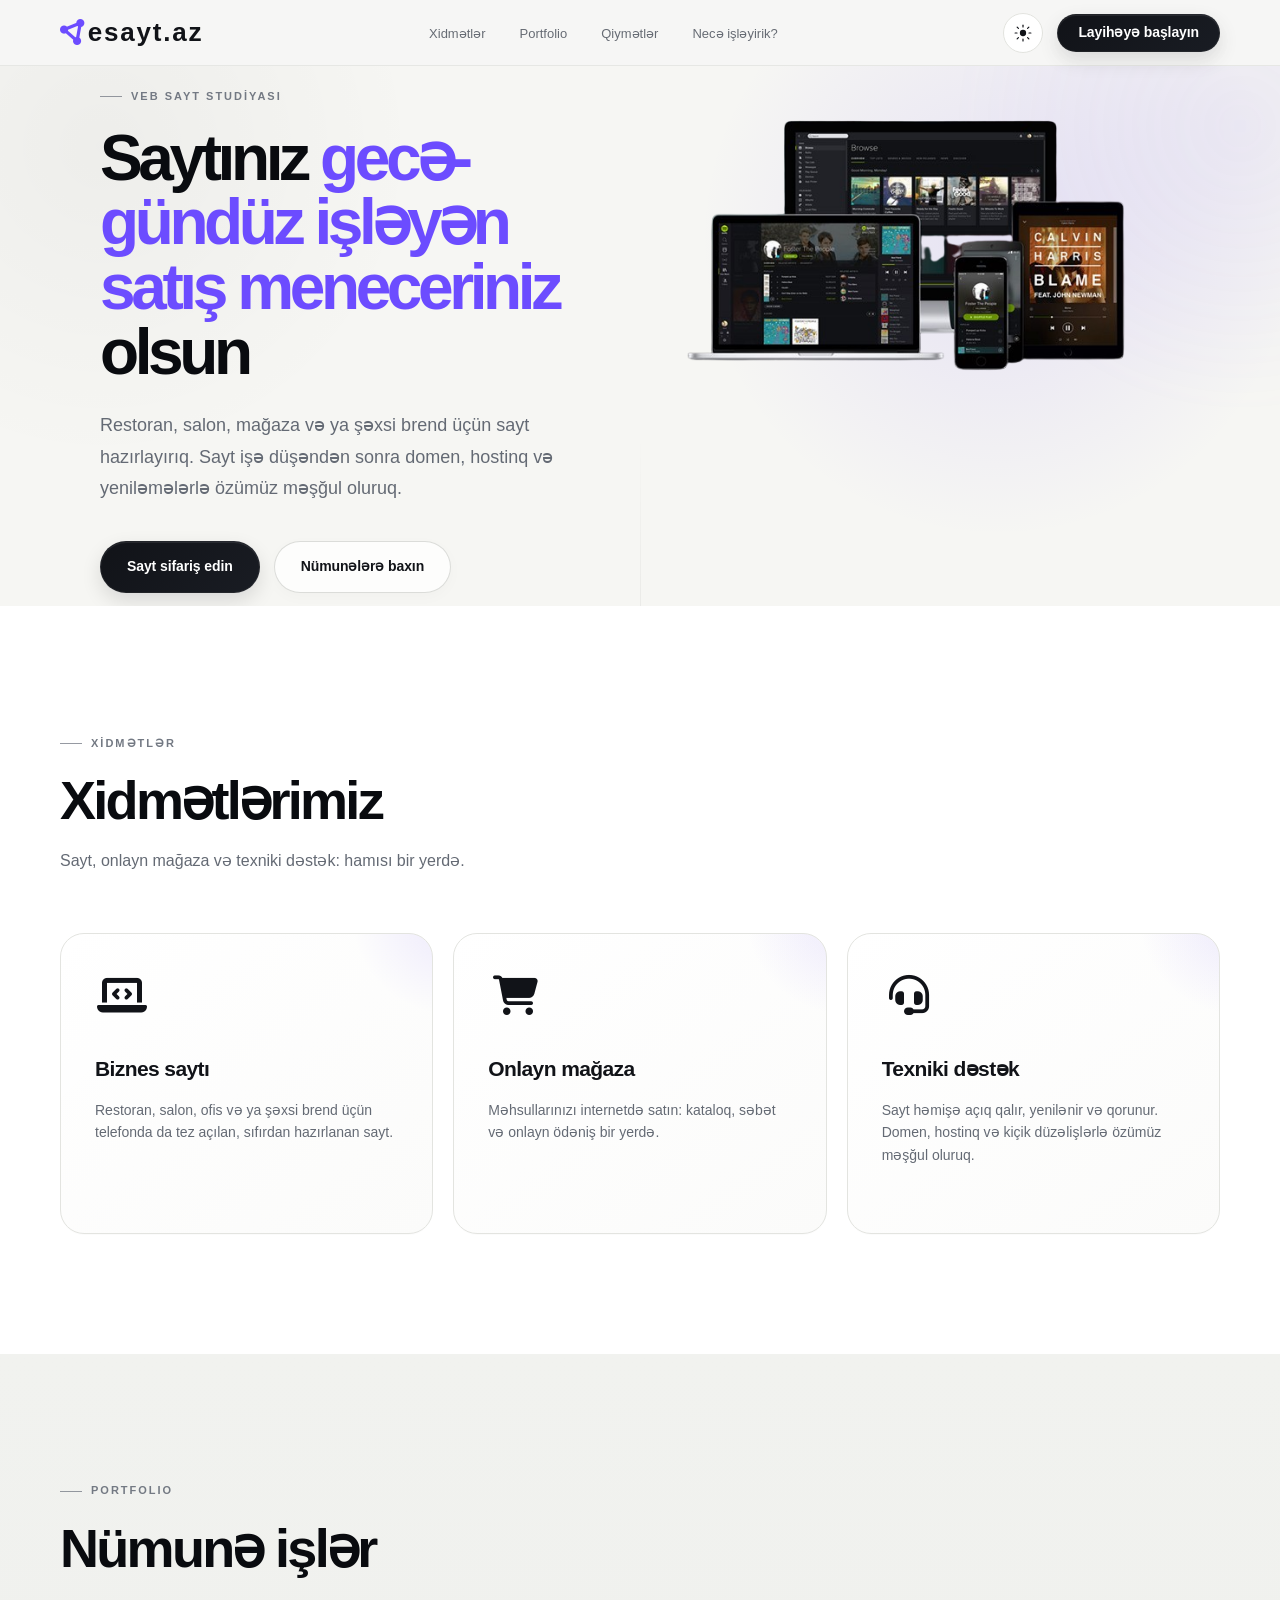
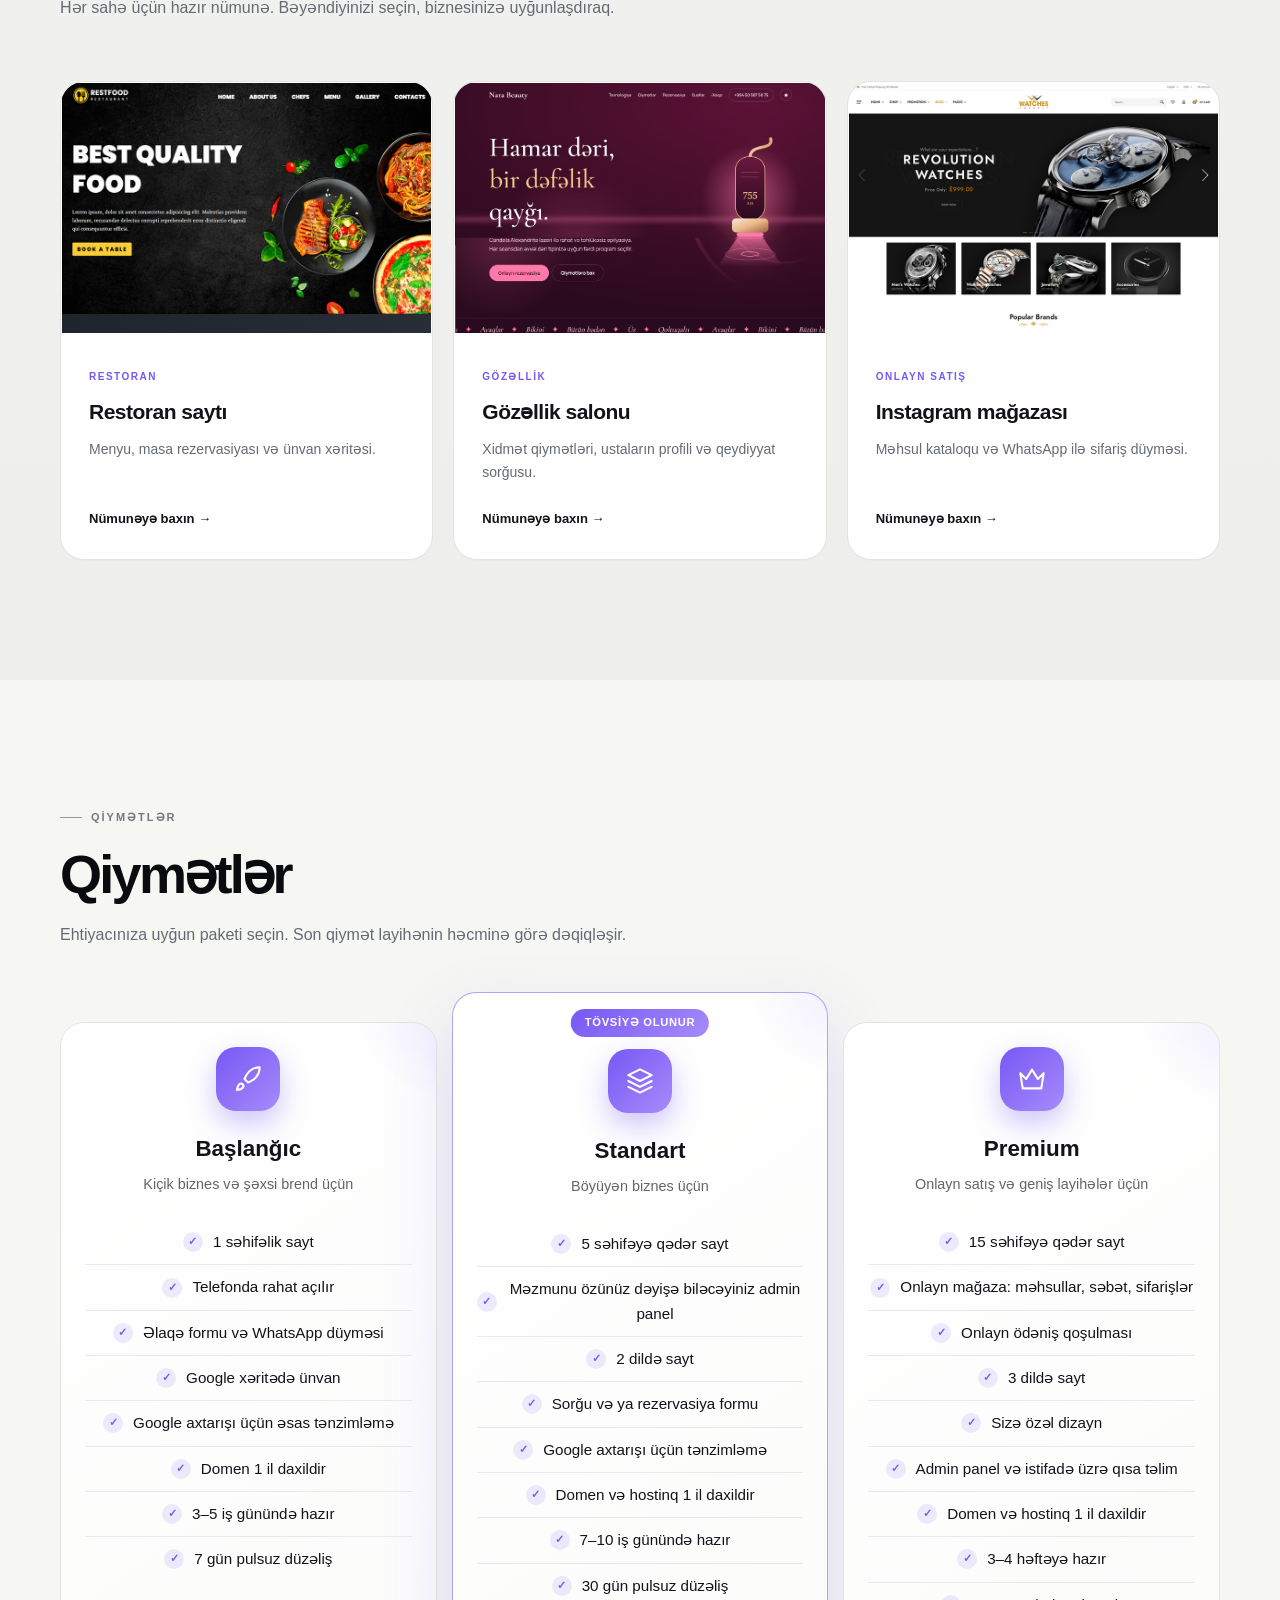
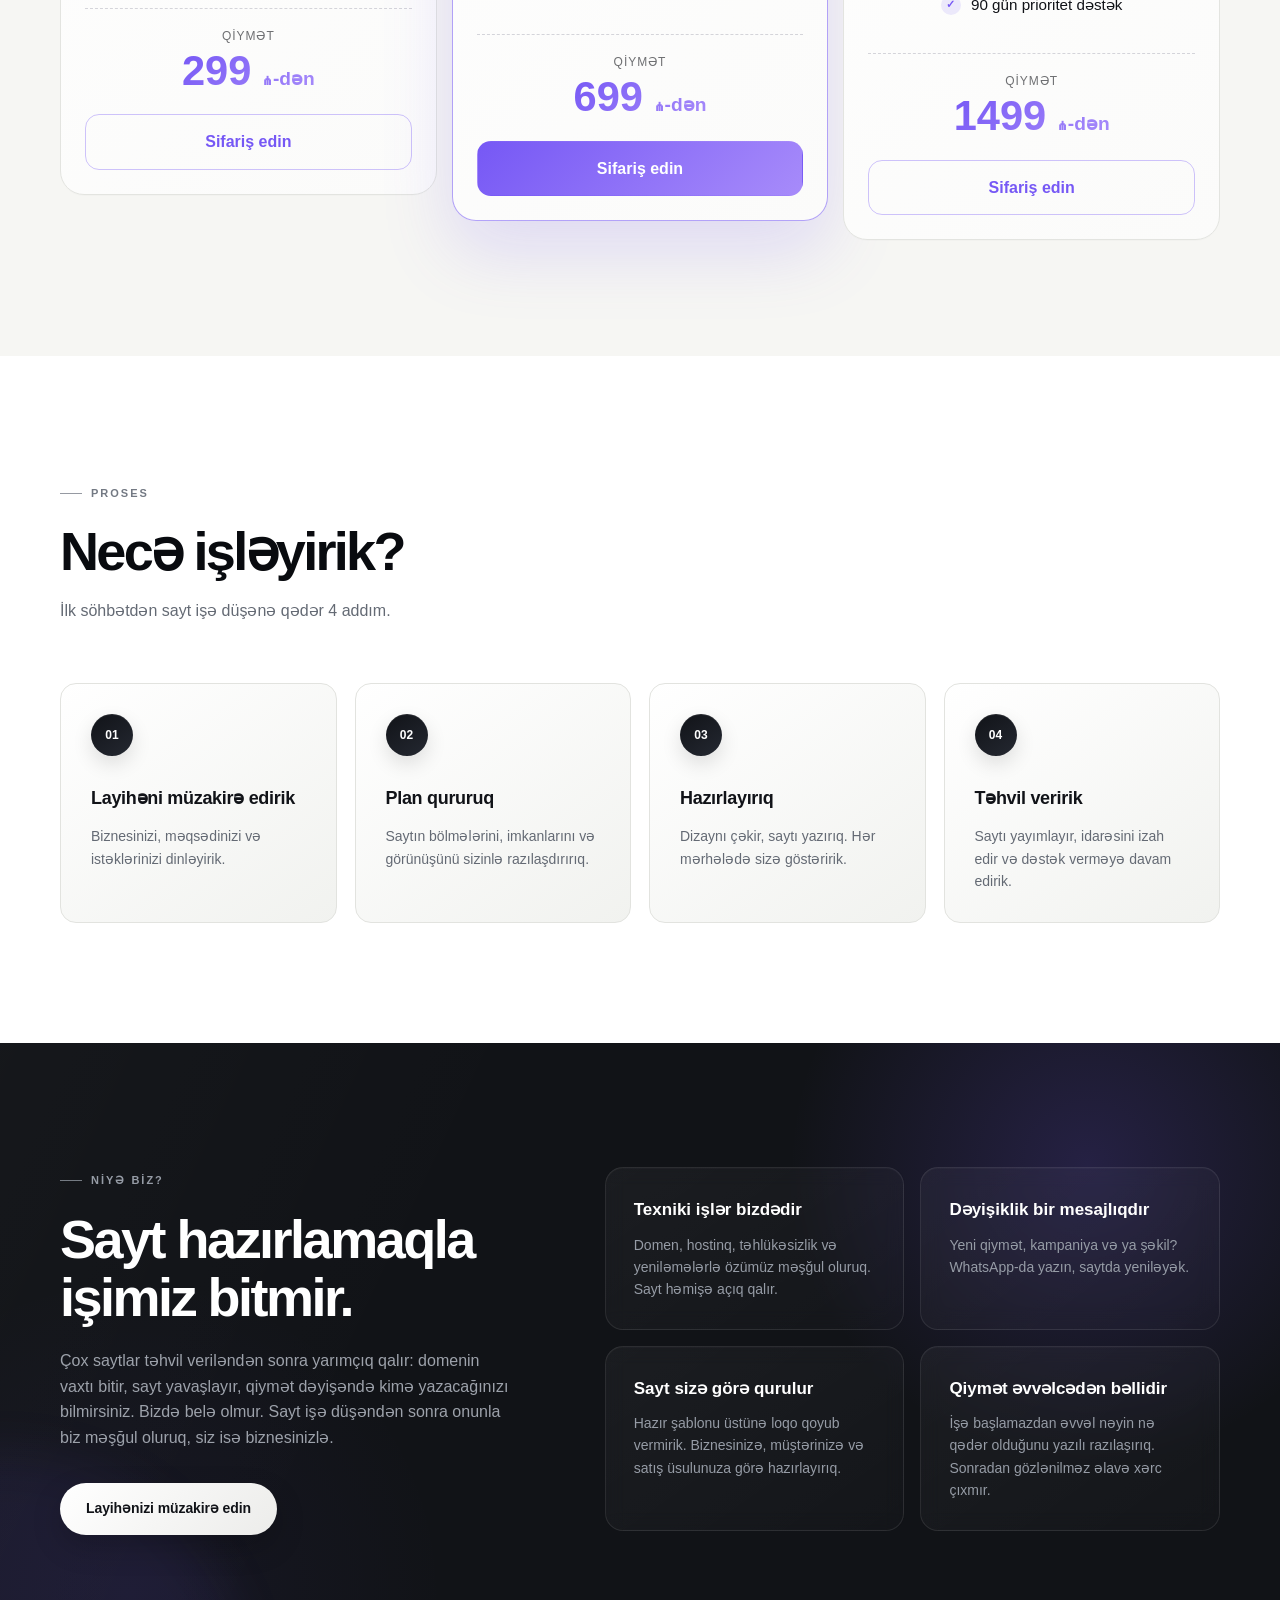
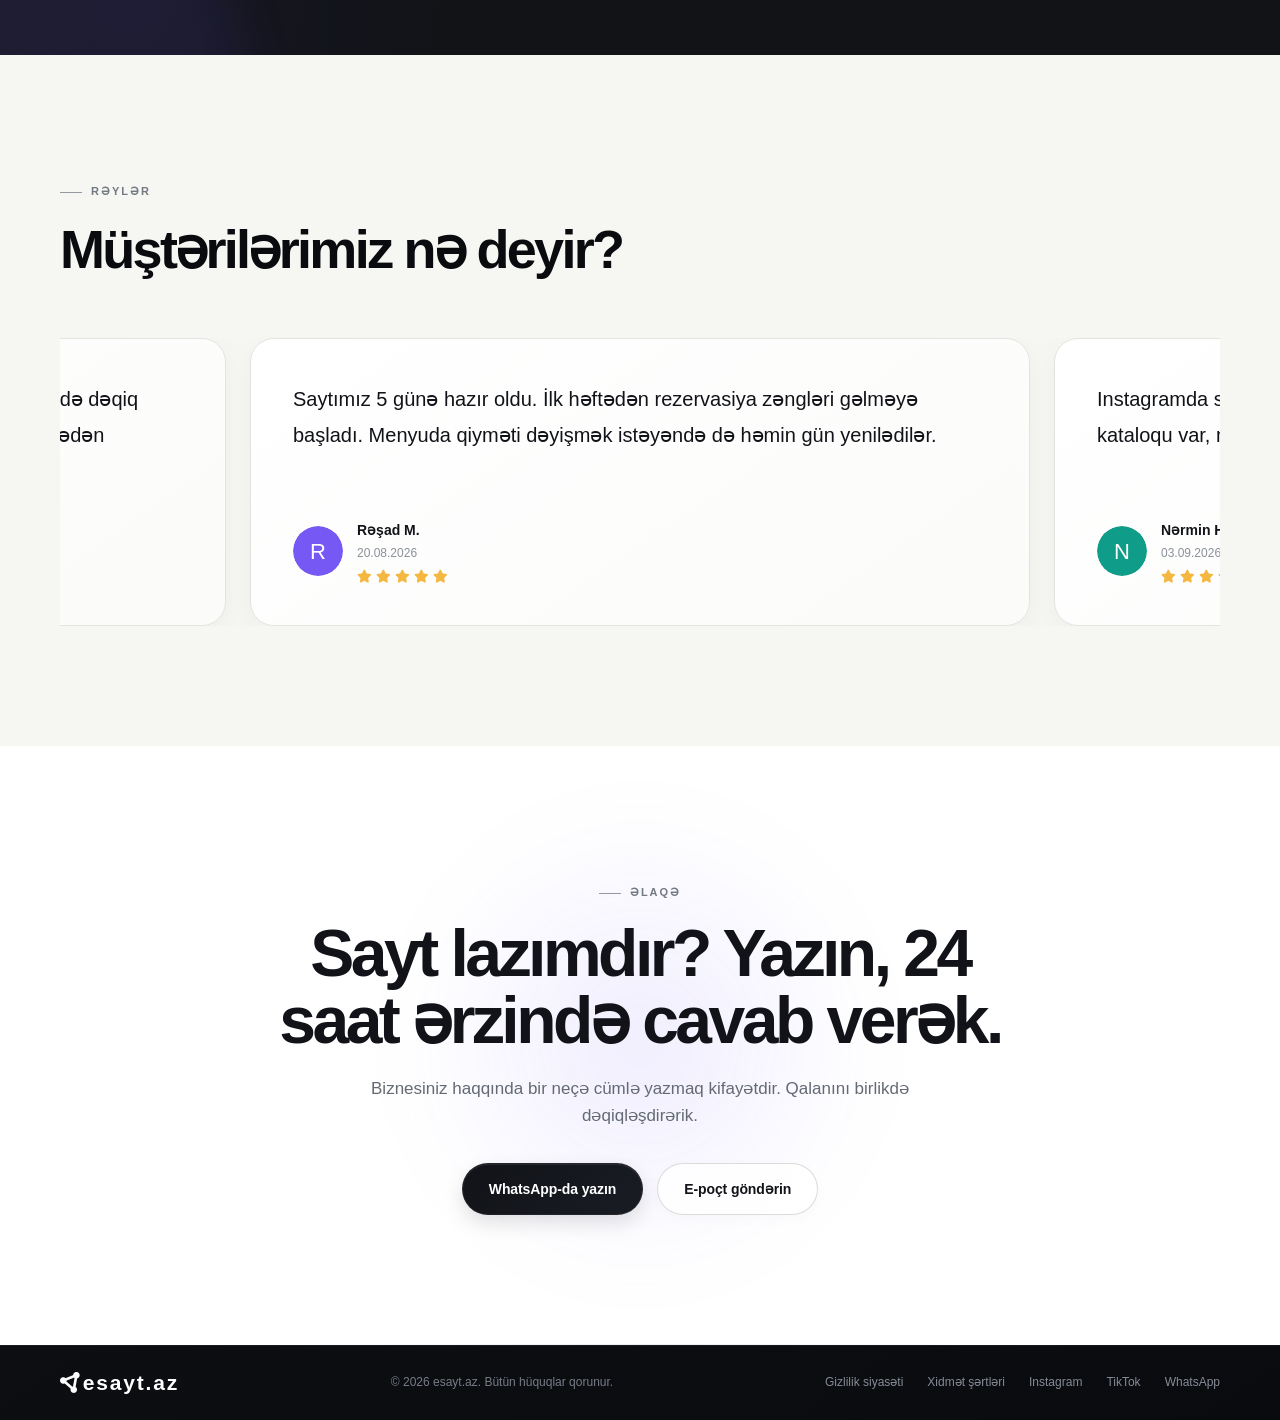
<file: index.html>
<!doctype html>
<html lang="az">
  <head>
    <meta charset="UTF-8" />
    <meta name="viewport" content="width=device-width, initial-scale=1.0" />
    <meta
      name="description"
      content="Biznesiniz üçün müasir, mobil uyğun veb saytların hazırlanması, e-ticarət həlləri və davamlı texniki dəstək xidməti."
    />

    <title>Sayt sifarişi: biznes üçün veb sayt hazırlanması | esayt.az</title>

    <!-- Səhifə yüklənən kimi düzgün rejimi tətbiq et (flash olmasın deyə) -->
    <script>
      ;(function () {
        try {
          var saved = localStorage.getItem('theme')
          var prefersDark = window.matchMedia('(prefers-color-scheme: dark)').matches
          var theme = saved || (prefersDark ? 'dark' : 'light')
          document.documentElement.setAttribute('data-theme', theme)
        } catch (e) {}
      })()
    </script>

    <link
      rel="stylesheet"
      href="https://cdnjs.cloudflare.com/ajax/libs/font-awesome/6.5.0/css/all.min.css"
      crossorigin="anonymous"
      referrerpolicy="no-referrer"
    />
    <link rel="stylesheet" href="css/style.css" />
  </head>

  <body>
    <!-- ==================== HEADER ==================== -->
    <header class="site-header">
      <nav class="navbar container">
        <div class="lg-m">
          <button
            type="button"
            class="nav-burger"
            id="navBurger"
            aria-label="Menyunu aç/bağla"
            aria-expanded="false"
            aria-controls="navList"
          >
            <span></span>
            <span></span>
            <span></span>
          </button>

          <a href="#main" class="logo"> <i class="fa-solid fa-circle-nodes"></i> esayt.az</a>
        </div>

        <ul class="nav-list" id="navList">
          <li>
            <a href="#services">Xidmətlər</a>
          </li>

          <li>
            <a href="#portfolio">Portfolio</a>
          </li>

          <li>
            <a href="#pricing">Qiymətlər</a>
          </li>

          <li>
            <a href="#process">Necə işləyirik?</a>
          </li>
        </ul>

        <div class="nav-actions">
          <!-- Dark mode toggle -->
          <button
            type="button"
            class="theme-toggle"
            id="themeToggle"
            aria-label="Tünd rejimi aç/bağla"
            aria-pressed="false"
          >
            <svg
              class="theme-toggle__icon theme-toggle__icon--sun"
              viewBox="0 0 24 24"
              width="18"
              height="18"
              aria-hidden="true"
            >
              <circle cx="12" cy="12" r="4.2" fill="currentColor" />
              <g stroke="currentColor" stroke-width="1.6" stroke-linecap="round">
                <line x1="12" y1="1.5" x2="12" y2="4" />
                <line x1="12" y1="20" x2="12" y2="22.5" />
                <line x1="1.5" y1="12" x2="4" y2="12" />
                <line x1="20" y1="12" x2="22.5" y2="12" />
                <line x1="4.2" y1="4.2" x2="5.9" y2="5.9" />
                <line x1="18.1" y1="18.1" x2="19.8" y2="19.8" />
                <line x1="4.2" y1="19.8" x2="5.9" y2="18.1" />
                <line x1="18.1" y1="5.9" x2="19.8" y2="4.2" />
              </g>
            </svg>

            <svg
              class="theme-toggle__icon theme-toggle__icon--moon"
              viewBox="0 0 24 24"
              width="18"
              height="18"
              aria-hidden="true"
            >
              <path
                fill="currentColor"
                d="M20.6 15.4A8.6 8.6 0 0 1 9.6 3.4a.7.7 0 0 0-.9-.9A9.9 9.9 0 1 0 21.5 16.3a.7.7 0 0 0-.9-.9z"
              />
            </svg>
          </button>

          <a href="#contact" class="btn btn-primary"
            ><i class="fa-solid fa-plus"></i><span> Layihəyə başlayın </span></a
          >
        </div>

        <!-- Burger menu button (mobile) -->
      </nav>
    </header>

    <!-- ==================== TOP BUTTON ==================== -->
    <button id="topButton" class="top-button"><i class="fa-solid fa-angle-up"></i></button>

    <!-- ==================== MOBILE MENU DOWN ==================== -->
    <div class="mobile-menu">
      <div class="mobile-menu-list">
        <a href="#main">
          <span class="menu-icon">
            <i class="fa-solid fa-house"></i>
          </span>
          <span>Əsas</span>
        </a>

        <a href="#services">
          <span class="menu-icon">
            <i class="fa-solid fa-screwdriver-wrench"></i>
          </span>
          <span>Xidmətlər</span>
        </a>

        <a href="#portfolio">
          <span class="menu-icon">
            <i class="fa-brands fa-audible"></i>
          </span>
          <span>Portfolio</span>
        </a>

        <a
          href="https://wa.me/994514998009?text=Salam%2C%20sayt%20sifari%C5%9F%20etm%C9%99k%20ist%C9%99yir%C9%99m"
        >
          <span class="menu-icon">
            <i class="fa-brands fa-whatsapp"></i>
          </span>
          <span>Əlaqə</span>
        </a>
      </div>
    </div>

    <!-- ==================== MAIN ==================== -->
    <main id="main">
      <!-- ==================== HERO ==================== -->
      <section class="hero">
        <div class="container hero__inner">
          <div class="hero__content">
            <span class="hero__eyebrow"> VEB SAYT STUDİYASI </span>

            <h1>Saytınız <span>gecə-gündüz işləyən satış meneceriniz</span> olsun</h1>

            <p>
              Restoran, salon, mağaza və ya şəxsi brend üçün sayt hazırlayırıq. Sayt işə düşəndən
              sonra domen, hostinq və yeniləmələrlə özümüz məşğul oluruq.
            </p>

            <div class="hero__actions">
              <a href="#contact" class="btn btn-primary"> Sayt sifariş edin </a>

              <a href="#portfolio" class="btn btn-secondary"> Nümunələrə baxın </a>
            </div>
          </div>

          <div class="hero__visual">
            <!-- Website mockup / image -->
            <img src="image/mockup.png" alt="" />
          </div>
        </div>
      </section>

      <!-- ==================== SERVICES ==================== -->
      <section class="services" id="services">
        <div class="container">
          <div class="section-heading">
            <span class="section-heading__eyebrow"> XİDMƏTLƏR </span>

            <h1>Xidmətlərimiz</h1>

            <p>Sayt, onlayn mağaza və texniki dəstək: hamısı bir yerdə.</p>
          </div>

          <div class="services__grid">
            <!-- Service 1 -->
            <article class="service-card reveal">
              <div class="service-card__icon">
                <!-- Icon -->
                <i class="fa-solid fa-laptop-code"></i>
              </div>

              <h3>Biznes saytı</h3>

              <p>
                Restoran, salon, ofis və ya şəxsi brend üçün telefonda da tez açılan, sıfırdan
                hazırlanan sayt.
              </p>
            </article>

            <!-- Service 2 -->
            <article class="service-card reveal">
              <div class="service-card__icon">
                <!-- Icon -->
                <i class="fa-solid fa-cart-shopping"></i>
              </div>

              <h3>Onlayn mağaza</h3>

              <p>Məhsullarınızı internetdə satın: kataloq, səbət və onlayn ödəniş bir yerdə.</p>
            </article>

            <!-- Service 3 -->
            <article class="service-card reveal">
              <div class="service-card__icon">
                <!-- Icon -->
                <i class="fa-solid fa-headset"></i>
              </div>

              <h3>Texniki dəstək</h3>

              <p>
                Sayt həmişə açıq qalır, yenilənir və qorunur. Domen, hostinq və kiçik düzəlişlərlə
                özümüz məşğul oluruq.
              </p>
            </article>
          </div>
        </div>
      </section>

      <!-- ==================== PORTFOLIO ==================== -->
      <section class="portfolio" id="portfolio">
        <div class="container">
          <div class="section-heading">
            <span class="section-heading__eyebrow"> PORTFOLIO </span>

            <h1>Nümunə işlər</h1>

            <p>Hər sahə üçün hazır nümunə. Bəyəndiyinizi seçin, biznesinizə uyğunlaşdıraq.</p>
          </div>

          <div class="portfolio__grid">
            <!-- Project 1 -->
            <article class="project-card reveal">
              <div class="project-card__image">
                <!-- Project image -->
                <img src="image/restorant.webp" alt="Restoran saytı nümunəsi" />
              </div>

              <div class="project-card__content">
                <span class="project-card__category"> Restoran </span>

                <h3>Restoran saytı</h3>

                <p>Menyu, masa rezervasiyası və ünvan xəritəsi.</p>

                <a href="#" class="project-card__link"> Nümunəyə baxın → </a>
              </div>
            </article>

            <!-- Project 2 -->
            <article class="project-card reveal">
              <div class="project-card__image">
                <!-- Project image -->
                <img src="image/beauty.png" alt="Gözəllik salonu saytı nümunəsi" />
              </div>

              <div class="project-card__content">
                <span class="project-card__category"> Gözəllik </span>

                <h3>Gözəllik salonu</h3>

                <p>Xidmət qiymətləri, ustaların profili və qeydiyyat sorğusu.</p>

                <a
                  href="https://dunyamaly.github.io/narabeauty/"
                  target="_blank"
                  class="project-card__link"
                >
                  Nümunəyə baxın →
                </a>
              </div>
            </article>

            <!-- Project 3 -->
            <article class="project-card reveal">
              <div class="project-card__image">
                <!-- Project image -->
                <img src="image/watch.jpg" alt="Onlayn mağaza nümunəsi" />
              </div>

              <div class="project-card__content">
                <span class="project-card__category"> Onlayn satış </span>

                <h3>Instagram mağazası</h3>

                <p>Məhsul kataloqu və WhatsApp ilə sifariş düyməsi.</p>

                <a href="#" class="project-card__link"> Nümunəyə baxın → </a>
              </div>
            </article>
          </div>
        </div>
      </section>

      <!-- ==================== PRICING ==================== -->
      <section class="pricing" id="pricing">
        <div class="container">
          <div class="section-heading">
            <span class="section-heading__eyebrow"> QİYMƏTLƏR </span>

            <h1>Qiymətlər</h1>

            <p>Ehtiyacınıza uyğun paketi seçin. Son qiymət layihənin həcminə görə dəqiqləşir.</p>
          </div>
          <div class="pricing__grid">
            <!-- 1: Başlanğıc -->
            <article class="pricing-card reveal">
              <div class="pricing-card__icon">
                <svg
                  viewBox="0 0 24 24"
                  width="28"
                  height="28"
                  fill="none"
                  stroke="currentColor"
                  stroke-width="1.8"
                  stroke-linecap="round"
                  stroke-linejoin="round"
                >
                  <path
                    d="M4.5 16.5c-1.5 1.3-2 5-2 5s3.7-.5 5-2c.7-.8.7-2.1-.1-2.9-.8-.8-2.1-.8-2.9-.1z"
                  />
                  <path
                    d="M12 15l-3-3a22 22 0 0 1 2-3.9A12.9 12.9 0 0 1 22 2c0 2.7-.8 7.5-6 11a22 22 0 0 1-4 2z"
                  />
                </svg>
              </div>
              <h3 class="pricing-card__name">Başlanğıc</h3>
              <p class="pricing-card__desc">Kiçik biznes və şəxsi brend üçün</p>

              <ul>
                <li>1 səhifəlik sayt</li>
                <li>Telefonda rahat açılır</li>
                <li>Əlaqə formu və WhatsApp düyməsi</li>
                <li>Google xəritədə ünvan</li>
                <li>Google axtarışı üçün əsas tənzimləmə</li>
                <li>Domen 1 il daxildir</li>
                <li>3–5 iş günündə hazır</li>
                <li>7 gün pulsuz düzəliş</li>
              </ul>

              <div class="pricing-card__price">
                <span class="pricing-card__from">Qiymət</span>
                <strong>299 <small>₼-dən</small></strong>
              </div>
              <a href="#contact" class="pricing-card__btn">Sifariş edin</a>
            </article>

            <!-- 2: Standart (seçilmiş) -->
            <article class="pricing-card pricing-card--featured reveal">
              <span class="pricing-card__badge">Tövsiyə olunur</span>
              <div class="pricing-card__icon">
                <svg
                  viewBox="0 0 24 24"
                  width="28"
                  height="28"
                  fill="none"
                  stroke="currentColor"
                  stroke-width="1.8"
                  stroke-linecap="round"
                  stroke-linejoin="round"
                >
                  <path d="M12 2 2 7l10 5 10-5-10-5z" />
                  <path d="m2 17 10 5 10-5" />
                  <path d="m2 12 10 5 10-5" />
                </svg>
              </div>
              <h3 class="pricing-card__name">Standart</h3>
              <p class="pricing-card__desc">Böyüyən biznes üçün</p>

              <ul>
                <li>5 səhifəyə qədər sayt</li>
                <li>Məzmunu özünüz dəyişə biləcəyiniz admin panel</li>
                <li>2 dildə sayt</li>
                <li>Sorğu və ya rezervasiya formu</li>
                <li>Google axtarışı üçün tənzimləmə</li>
                <li>Domen və hostinq 1 il daxildir</li>
                <li>7–10 iş günündə hazır</li>
                <li>30 gün pulsuz düzəliş</li>
              </ul>

              <div class="pricing-card__price">
                <span class="pricing-card__from">Qiymət</span>
                <strong>699 <small>₼-dən</small></strong>
              </div>
              <a href="#contact" class="pricing-card__btn">Sifariş edin</a>
            </article>

            <!-- 3: Premium -->
            <article class="pricing-card reveal">
              <div class="pricing-card__icon">
                <svg
                  viewBox="0 0 24 24"
                  width="28"
                  height="28"
                  fill="none"
                  stroke="currentColor"
                  stroke-width="1.8"
                  stroke-linecap="round"
                  stroke-linejoin="round"
                >
                  <path d="m2 7 5 5 5-8 5 8 5-5-2 13H4L2 7z" />
                </svg>
              </div>
              <h3 class="pricing-card__name">Premium</h3>
              <p class="pricing-card__desc">Onlayn satış və geniş layihələr üçün</p>

              <ul>
                <li>15 səhifəyə qədər sayt</li>
                <li>Onlayn mağaza: məhsullar, səbət, sifarişlər</li>
                <li>Onlayn ödəniş qoşulması</li>
                <li>3 dildə sayt</li>
                <li>Sizə özəl dizayn</li>
                <li>Admin panel və istifadə üzrə qısa təlim</li>
                <li>Domen və hostinq 1 il daxildir</li>
                <li>3–4 həftəyə hazır</li>
                <li>90 gün prioritet dəstək</li>
              </ul>

              <div class="pricing-card__price">
                <span class="pricing-card__from">Qiymət</span>
                <strong>1499 <small>₼-dən</small></strong>
              </div>
              <a href="#contact" class="pricing-card__btn">Sifariş edin</a>
            </article>
          </div>
        </div>
      </section>

      <!-- ==================== PROCESS ==================== -->
      <section class="process" id="process">
        <div class="container">
          <div class="section-heading">
            <span class="section-heading__eyebrow"> PROSES </span>

            <h1>Necə işləyirik?</h1>

            <p>İlk söhbətdən sayt işə düşənə qədər 4 addım.</p>
          </div>

          <div class="process__grid">
            <!-- Step 1 -->
            <article class="process-step reveal">
              <span class="process-step__number"> 01 </span>

              <h3>Layihəni müzakirə edirik</h3>

              <p>Biznesinizi, məqsədinizi və istəklərinizi dinləyirik.</p>
            </article>

            <!-- Step 2 -->
            <article class="process-step reveal">
              <span class="process-step__number"> 02 </span>

              <h3>Plan qururuq</h3>

              <p>Saytın bölmələrini, imkanlarını və görünüşünü sizinlə razılaşdırırıq.</p>
            </article>

            <!-- Step 3 -->
            <article class="process-step reveal">
              <span class="process-step__number"> 03 </span>

              <h3>Hazırlayırıq</h3>

              <p>Dizaynı çəkir, saytı yazırıq. Hər mərhələdə sizə göstəririk.</p>
            </article>

            <!-- Step 4 -->
            <article class="process-step reveal">
              <span class="process-step__number"> 04 </span>

              <h3>Təhvil veririk</h3>

              <p>Saytı yayımlayır, idarəsini izah edir və dəstək verməyə davam edirik.</p>
            </article>
          </div>
        </div>
      </section>

      <!-- ==================== BENEFITS ==================== -->
      <section class="benefits">
        <div class="container">
          <div class="benefits__inner">
            <div class="benefits__content">
              <span class="section-heading__eyebrow"> NİYƏ BİZ? </span>

              <h1>Sayt hazırlamaqla işimiz bitmir.</h1>

              <p>
                Çox saytlar təhvil veriləndən sonra yarımçıq qalır: domenin vaxtı bitir, sayt
                yavaşlayır, qiymət dəyişəndə kimə yazacağınızı bilmirsiniz. Bizdə belə olmur. Sayt
                işə düşəndən sonra onunla biz məşğul oluruq, siz isə biznesinizlə.
              </p>

              <a href="#contact" class="btn btn-primary"> Layihənizi müzakirə edin </a>
            </div>

            <div class="benefits__list">
              <div class="benefit-item reveal">
                <h3>Texniki işlər bizdədir</h3>

                <p>
                  Domen, hostinq, təhlükəsizlik və yeniləmələrlə özümüz məşğul oluruq. Sayt həmişə
                  açıq qalır.
                </p>
              </div>

              <div class="benefit-item reveal">
                <h3>Dəyişiklik bir mesajlıqdır</h3>

                <p>Yeni qiymət, kampaniya və ya şəkil? WhatsApp-da yazın, saytda yeniləyək.</p>
              </div>

              <div class="benefit-item reveal">
                <h3>Sayt sizə görə qurulur</h3>

                <p>
                  Hazır şablonu üstünə loqo qoyub vermirik. Biznesinizə, müştərinizə və satış
                  üsulunuza görə hazırlayırıq.
                </p>
              </div>

              <div class="benefit-item reveal">
                <h3>Qiymət əvvəlcədən bəllidir</h3>

                <p>
                  İşə başlamazdan əvvəl nəyin nə qədər olduğunu yazılı razılaşırıq. Sonradan
                  gözlənilməz əlavə xərc çıxmır.
                </p>
              </div>
            </div>
          </div>
        </div>
      </section>

      <!-- ==================== TESTIMONIALS (Rəylər)==================== -->
      <section class="testimonials" id="reviews">
        <div class="container">
          <div class="section-heading">
            <span class="section-heading__eyebrow">RƏYLƏR</span>
            <h1>Müştərilərimiz nə deyir?</h1>
          </div>

          <div class="testimonials__grid">
            <div
              class="testimonials__slider"
              role="region"
              aria-roledescription="carousel"
              aria-label="Müştəri rəyləri"
            >
              <div class="testimonials__track" id="reviewsTrack" tabindex="0">
                <!-- TEST: bu 3 rəy yalnız görünüşü yoxlamaq üçündür, real rəy gələndə sil -->
                <article class="testimonial-card">
                  <blockquote class="testimonial-card__content">
                    <p>
                      Saytımız 5 günə hazır oldu. İlk həftədən rezervasiya zəngləri gəlməyə başladı.
                      Menyuda qiyməti dəyişmək istəyəndə də həmin gün yenilədilər.
                    </p>
                  </blockquote>
                  <div class="testimonial-card__author">
                    <div class="testimonial-card__avatar">
                      <img
                        src="data:image/svg+xml,%3Csvg xmlns='http://www.w3.org/2000/svg' viewBox='0 0 50 50'%3E%3Crect width='50' height='50' fill='%237658f5'/%3E%3Ctext x='25' y='33' font-size='22' text-anchor='middle' fill='white' font-family='Arial'%3ER%3C/text%3E%3C/svg%3E"
                        alt="Rəşad M."
                        loading="lazy"
                      />
                    </div>
                    <div class="testimonial-card__info">
                      <strong class="testimonial-card__name">Rəşad M.</strong>
                      <time class="testimonial-card__date" datetime="2026-08-20">20.08.2026</time>
                      <div class="testimonial-card__stars" role="img" aria-label="5 ulduzdan 5">
                        <i class="fa-solid fa-star" aria-hidden="true"></i>
                        <i class="fa-solid fa-star" aria-hidden="true"></i>
                        <i class="fa-solid fa-star" aria-hidden="true"></i>
                        <i class="fa-solid fa-star" aria-hidden="true"></i>
                        <i class="fa-solid fa-star" aria-hidden="true"></i>
                      </div>
                    </div>
                  </div>
                </article>

                <article class="testimonial-card">
                  <blockquote class="testimonial-card__content">
                    <p>
                      Instagramda satış edirdim, sifarişləri yazışmada itirirdim. İndi məhsulların
                      kataloqu var, müştəri bəyəndiyini seçib WhatsApp-da yazır. Çox rahat oldu.
                    </p>
                  </blockquote>
                  <div class="testimonial-card__author">
                    <div class="testimonial-card__avatar">
                      <img
                        src="data:image/svg+xml,%3Csvg xmlns='http://www.w3.org/2000/svg' viewBox='0 0 50 50'%3E%3Crect width='50' height='50' fill='%230f9d8a'/%3E%3Ctext x='25' y='33' font-size='22' text-anchor='middle' fill='white' font-family='Arial'%3EN%3C/text%3E%3C/svg%3E"
                        alt="Nərmin H."
                        loading="lazy"
                      />
                    </div>
                    <div class="testimonial-card__info">
                      <strong class="testimonial-card__name">Nərmin H.</strong>
                      <time class="testimonial-card__date" datetime="2026-09-03">03.09.2026</time>
                      <div class="testimonial-card__stars" role="img" aria-label="5 ulduzdan 5">
                        <i class="fa-solid fa-star" aria-hidden="true"></i>
                        <i class="fa-solid fa-star" aria-hidden="true"></i>
                        <i class="fa-solid fa-star" aria-hidden="true"></i>
                        <i class="fa-solid fa-star" aria-hidden="true"></i>
                        <i class="fa-solid fa-star" aria-hidden="true"></i>
                      </div>
                    </div>
                  </div>
                </article>

                <article class="testimonial-card">
                  <blockquote class="testimonial-card__content">
                    <p>
                      Salonumuz üçün sadə sayt istəyirdim. Nə lazım olduğunu özüm də dəqiq
                      bilmirdim, birlikdə qərar verdik. Bir az gecikmə oldu, amma nəticədən razıyam.
                    </p>
                  </blockquote>
                  <div class="testimonial-card__author">
                    <div class="testimonial-card__avatar">
                      <img
                        src="data:image/svg+xml,%3Csvg xmlns='http://www.w3.org/2000/svg' viewBox='0 0 50 50'%3E%3Crect width='50' height='50' fill='%23e0783c'/%3E%3Ctext x='25' y='33' font-size='22' text-anchor='middle' fill='white' font-family='Arial'%3ET%3C/text%3E%3C/svg%3E"
                        alt="Türkan A."
                        loading="lazy"
                      />
                    </div>
                    <div class="testimonial-card__info">
                      <strong class="testimonial-card__name">Türkan A.</strong>
                      <time class="testimonial-card__date" datetime="2026-09-15">15.09.2026</time>
                      <div class="testimonial-card__stars" role="img" aria-label="5 ulduzdan 4">
                        <i class="fa-solid fa-star" aria-hidden="true"></i>
                        <i class="fa-solid fa-star" aria-hidden="true"></i>
                        <i class="fa-solid fa-star" aria-hidden="true"></i>
                        <i class="fa-solid fa-star" aria-hidden="true"></i>
                        <i class="fa-regular fa-star" aria-hidden="true"></i>
                      </div>
                    </div>
                  </div>
                </article>
              </div>
            </div>
          </div>
        </div>
      </section>

      <!-- ==================== CONTACT ==================== -->
      <section class="contact" id="contact">
        <div class="container">
          <div class="contact__content">
            <span class="section-heading__eyebrow"> ƏLAQƏ </span>

            <h1>Sayt lazımdır? Yazın, 24 saat ərzində cavab verək.</h1>

            <p>
              Biznesiniz haqqında bir neçə cümlə yazmaq kifayətdir. Qalanını birlikdə
              dəqiqləşdirərik.
            </p>

            <div class="hero__actions" style="justify-content: center">
              <a
                href="https://wa.me/994514998009?text=Salam%2C%20sayt%20sifari%C5%9F%20etm%C9%99k%20ist%C9%99yir%C9%99m"
                class="btn btn-primary"
                target="_blank"
                rel="noopener"
              >
                WhatsApp-da yazın
              </a>

              <a href="mailto:info@esayt.az" class="btn btn-secondary"> E-poçt göndərin </a>
            </div>
          </div>
        </div>
      </section>
    </main>

    <!-- ==================== FOOTER ==================== -->
    <footer class="site-footer">
      <div class="container">
        <div class="site-footer__inner">
          <a href="#" class="logo"> <i class="fa-solid fa-circle-nodes"></i> esayt.az </a>

          <p>© 2026 esayt.az. Bütün hüquqlar qorunur.</p>

          <div class="site-footer__links">
            <a href="html/privacy.html">Gizlilik siyasəti</a>
            <a href="html/terms.html">Xidmət şərtləri</a>
            <a href="https://instagram.com/esayt.az" target="_blank" rel="noopener">Instagram</a>
            <a href="https://tiktok.com/@esayt.az" target="_blank" rel="noopener">TikTok</a>
            <a href="https://wa.me/994500000000" target="_blank" rel="noopener">WhatsApp</a>
          </div>
        </div>
      </div>
    </footer>

    <head>
      <!-- Mövcud meta, CSS və digər kodların -->

      <!-- Google tag (gtag.js) -->
      <script async src="https://www.googletagmanager.com/gtag/js?id=G-MBNDPCK993"></script>
      <script>
        window.dataLayer = window.dataLayer || []
        function gtag() {
          dataLayer.push(arguments)
        }
        gtag('js', new Date())

        gtag('config', 'G-MBNDPCK993')
      </script>
    </head>
    <script src="js/theme.js"></script>
    <script src="js/menu.js"></script>
    <script src="js/loadPage.js"></script>
    <script src="js/topButton.js"></script>
    <script src="js/testimonials_slider.js"></script>
  </body>
</html>
</file>
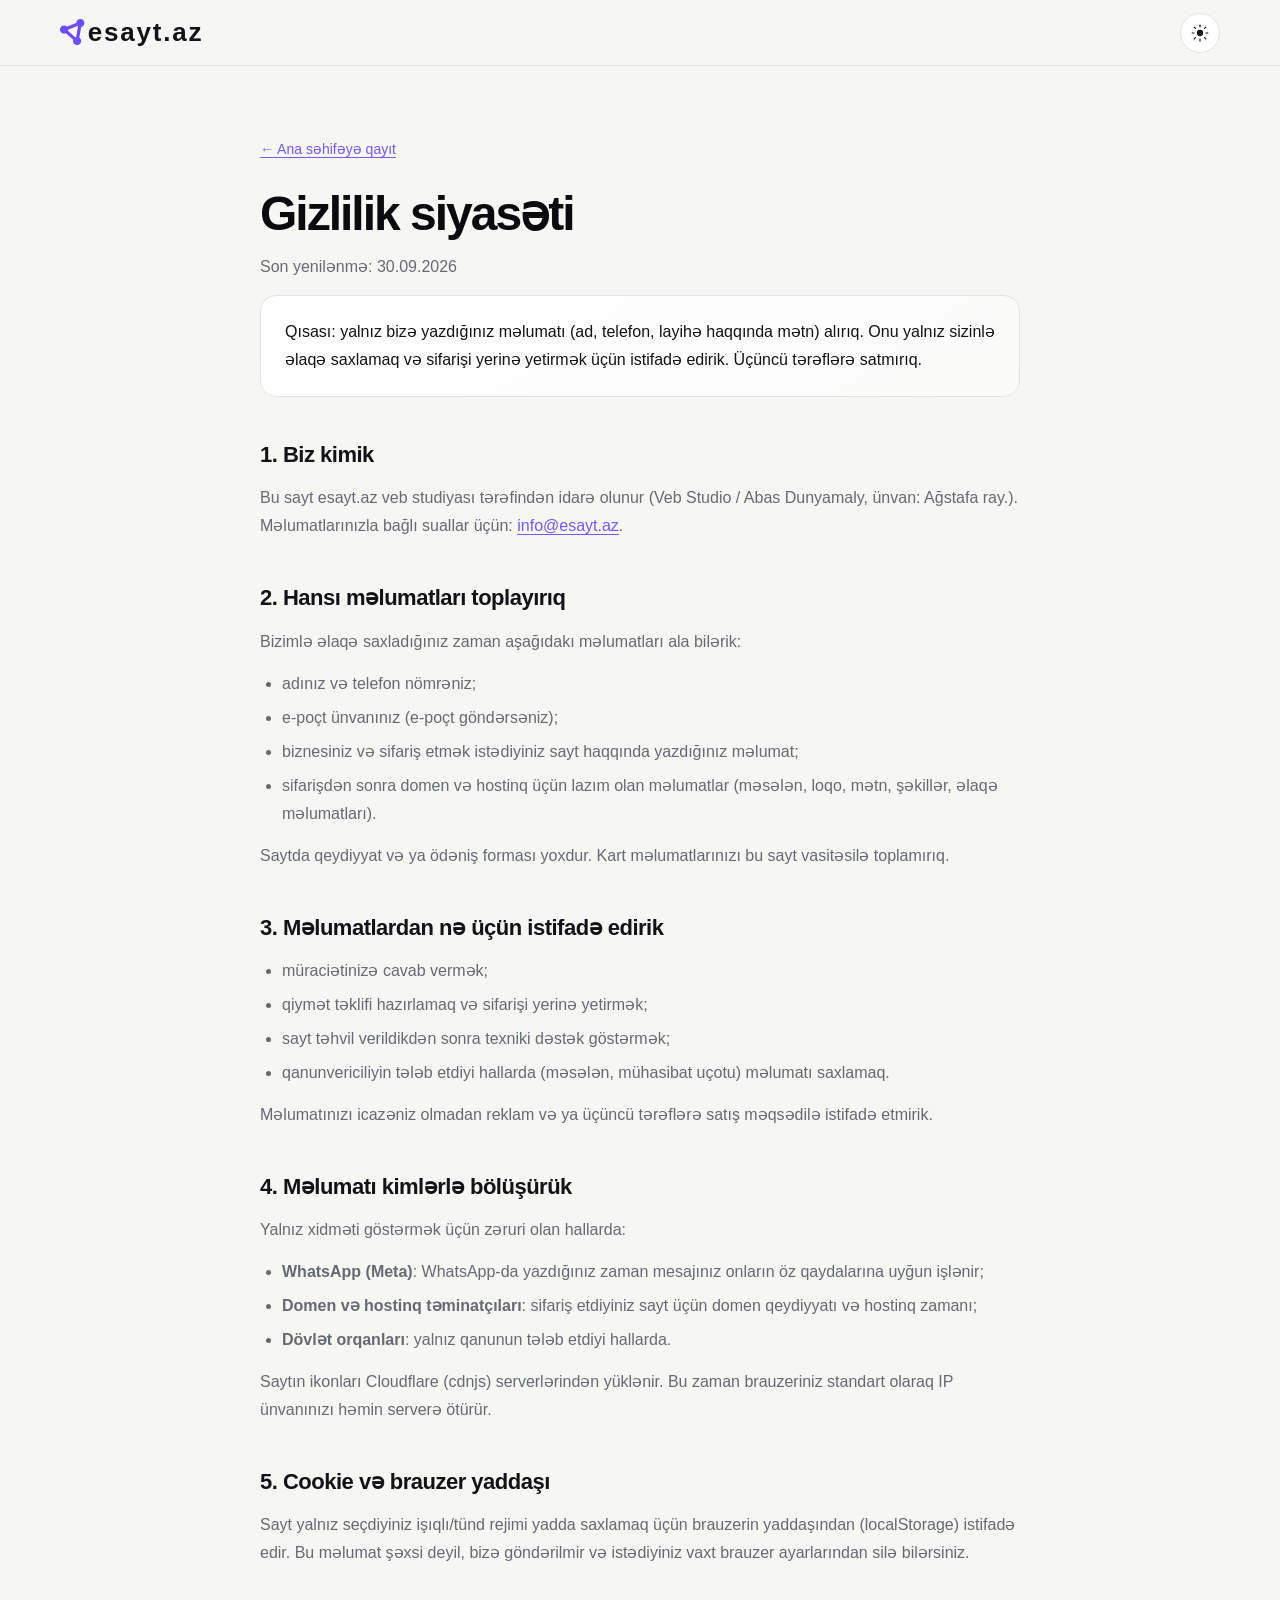
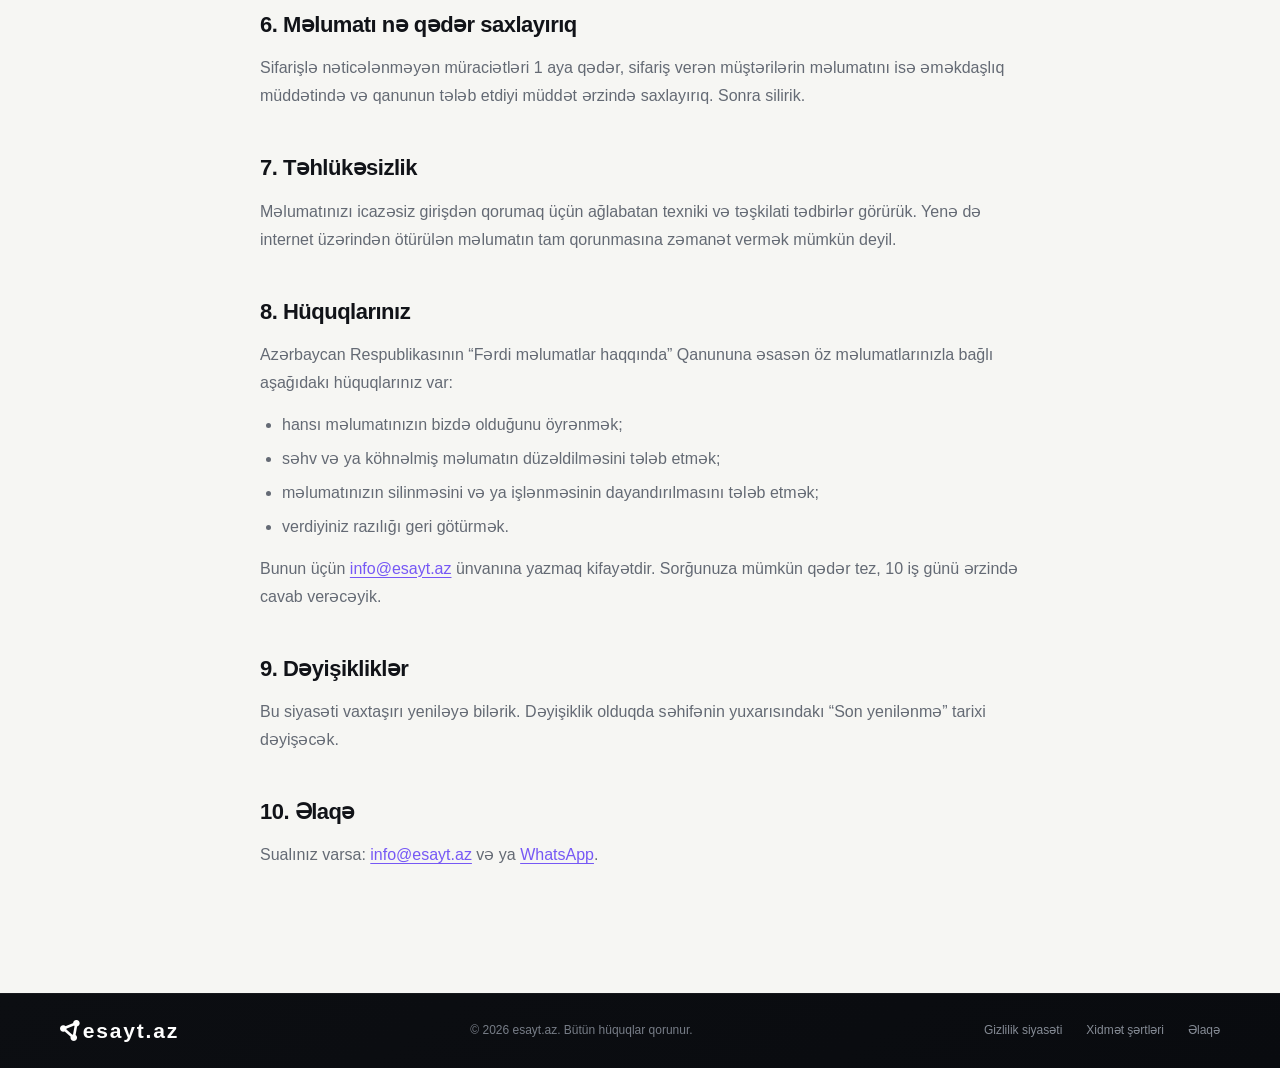
<file: html/privacy.html>
<!doctype html>
<html lang="az">
  <head>
    <meta charset="UTF-8" />
    <meta name="viewport" content="width=device-width, initial-scale=1.0" />
    <meta
      name="description"
      content="esayt.az gizlilik siyasəti: hansı məlumatları toplayırıq, nə üçün istifadə edirik və hüquqlarınız."
    />
    <title>Gizlilik siyasəti | esayt.az</title>

    <script>
      ;(function () {
        try {
          var saved = localStorage.getItem('theme')
          var prefersDark = window.matchMedia('(prefers-color-scheme: dark)').matches
          document.documentElement.setAttribute(
            'data-theme',
            saved || (prefersDark ? 'dark' : 'light')
          )
        } catch (e) {}
      })()
    </script>

    <link
      rel="stylesheet"
      href="https://cdnjs.cloudflare.com/ajax/libs/font-awesome/6.5.0/css/all.min.css"
      crossorigin="anonymous"
      referrerpolicy="no-referrer"
    />
    <!-- <link rel="stylesheet" href="css/style.css" /> -->
    <link rel="stylesheet" href="../css/style.css" />
  </head>

  <body>
    <header class="site-header">
      <nav class="navbar container">
        <a href="../index.html" class="logo"><i class="fa-solid fa-circle-nodes"></i> esayt.az</a>

        <div class="nav-actions">
          <button
            type="button"
            class="theme-toggle"
            id="themeToggle"
            aria-label="Tünd rejimi aç/bağla"
          >
            <svg
              class="theme-toggle__icon theme-toggle__icon--sun"
              viewBox="0 0 24 24"
              width="18"
              height="18"
              aria-hidden="true"
            >
              <circle cx="12" cy="12" r="4.2" fill="currentColor" />
              <g stroke="currentColor" stroke-width="1.6" stroke-linecap="round">
                <line x1="12" y1="1.5" x2="12" y2="4" />
                <line x1="12" y1="20" x2="12" y2="22.5" />
                <line x1="1.5" y1="12" x2="4" y2="12" />
                <line x1="20" y1="12" x2="22.5" y2="12" />
                <line x1="4.2" y1="4.2" x2="5.9" y2="5.9" />
                <line x1="18.1" y1="18.1" x2="19.8" y2="19.8" />
                <line x1="4.2" y1="19.8" x2="5.9" y2="18.1" />
                <line x1="18.1" y1="5.9" x2="19.8" y2="4.2" />
              </g>
            </svg>
            <svg
              class="theme-toggle__icon theme-toggle__icon--moon"
              viewBox="0 0 24 24"
              width="18"
              height="18"
              aria-hidden="true"
            >
              <path
                fill="currentColor"
                d="M20.6 15.4A8.6 8.6 0 0 1 9.6 3.4a.7.7 0 0 0-.9-.9A9.9 9.9 0 1 0 21.5 16.3a.7.7 0 0 0-.9-.9z"
              />
            </svg>
          </button>
        </div>
      </nav>
    </header>

    <main>
      <section class="legal">
        <div class="container">
          <div class="legal__inner">
            <a href="../index.html" class="legal__back">← Ana səhifəyə qayıt</a>

            <h1>Gizlilik siyasəti</h1>
            <p class="legal__updated">Son yenilənmə: 30.09.2026</p>

            <div class="legal__summary">
              <p>
                Qısası: yalnız bizə yazdığınız məlumatı (ad, telefon, layihə haqqında mətn) alırıq.
                Onu yalnız sizinlə əlaqə saxlamaq və sifarişi yerinə yetirmək üçün istifadə edirik.
                Üçüncü tərəflərə satmırıq.
              </p>
            </div>

            <h2>1. Biz kimik</h2>
            <p>
              Bu sayt esayt.az veb studiyası tərəfindən idarə olunur (Veb Studio / Abas Dunyamaly,
              ünvan: Ağstafa ray.). Məlumatlarınızla bağlı suallar üçün:
              <a href="mailto:info@esayt.az">info@esayt.az</a>.
            </p>

            <h2>2. Hansı məlumatları toplayırıq</h2>
            <p>Bizimlə əlaqə saxladığınız zaman aşağıdakı məlumatları ala bilərik:</p>
            <ul>
              <li>adınız və telefon nömrəniz;</li>
              <li>e-poçt ünvanınız (e-poçt göndərsəniz);</li>
              <li>biznesiniz və sifariş etmək istədiyiniz sayt haqqında yazdığınız məlumat;</li>
              <li>
                sifarişdən sonra domen və hostinq üçün lazım olan məlumatlar (məsələn, loqo, mətn,
                şəkillər, əlaqə məlumatları).
              </li>
            </ul>
            <p>
              Saytda qeydiyyat və ya ödəniş forması yoxdur. Kart məlumatlarınızı bu sayt vasitəsilə
              toplamırıq.
            </p>

            <h2>3. Məlumatlardan nə üçün istifadə edirik</h2>
            <ul>
              <li>müraciətinizə cavab vermək;</li>
              <li>qiymət təklifi hazırlamaq və sifarişi yerinə yetirmək;</li>
              <li>sayt təhvil verildikdən sonra texniki dəstək göstərmək;</li>
              <li>
                qanunvericiliyin tələb etdiyi hallarda (məsələn, mühasibat uçotu) məlumatı saxlamaq.
              </li>
            </ul>
            <p>
              Məlumatınızı icazəniz olmadan reklam və ya üçüncü tərəflərə satış məqsədilə istifadə
              etmirik.
            </p>

            <h2>4. Məlumatı kimlərlə bölüşürük</h2>
            <p>Yalnız xidməti göstərmək üçün zəruri olan hallarda:</p>
            <ul>
              <li>
                <strong>WhatsApp (Meta)</strong>: WhatsApp-da yazdığınız zaman mesajınız onların öz
                qaydalarına uyğun işlənir;
              </li>
              <li>
                <strong>Domen və hostinq təminatçıları</strong>: sifariş etdiyiniz sayt üçün domen
                qeydiyyatı və hostinq zamanı;
              </li>
              <li><strong>Dövlət orqanları</strong>: yalnız qanunun tələb etdiyi hallarda.</li>
            </ul>
            <p>
              Saytın ikonları Cloudflare (cdnjs) serverlərindən yüklənir. Bu zaman brauzeriniz
              standart olaraq IP ünvanınızı həmin serverə ötürür.
            </p>

            <h2>5. Cookie və brauzer yaddaşı</h2>
            <p>
              Sayt yalnız seçdiyiniz işıqlı/tünd rejimi yadda saxlamaq üçün brauzerin yaddaşından
              (localStorage) istifadə edir. Bu məlumat şəxsi deyil, bizə göndərilmir və istədiyiniz
              vaxt brauzer ayarlarından silə bilərsiniz.
            </p>
            <!-- <p>
              [Analitika əlavə etsəniz, bu hissəni dəyişin: hansı xidmətdən istifadə etdiyinizi
              (məsələn, Google Analytics və ya Meta Pixel), nə topladığını və necə söndürmək mümkün
              olduğunu yazın. Əks halda bu mötərizəni silin.]
            </p> -->

            <h2>6. Məlumatı nə qədər saxlayırıq</h2>
            <p>
              Sifarişlə nəticələnməyən müraciətləri 1 aya qədər, sifariş verən müştərilərin
              məlumatını isə əməkdaşlıq müddətində və qanunun tələb etdiyi müddət ərzində
              saxlayırıq. Sonra silirik.
            </p>

            <h2>7. Təhlükəsizlik</h2>
            <p>
              Məlumatınızı icazəsiz girişdən qorumaq üçün ağlabatan texniki və təşkilati tədbirlər
              görürük. Yenə də internet üzərindən ötürülən məlumatın tam qorunmasına zəmanət vermək
              mümkün deyil.
            </p>

            <h2>8. Hüquqlarınız</h2>
            <p>
              Azərbaycan Respublikasının “Fərdi məlumatlar haqqında” Qanununa əsasən öz
              məlumatlarınızla bağlı aşağıdakı hüquqlarınız var:
            </p>
            <ul>
              <li>hansı məlumatınızın bizdə olduğunu öyrənmək;</li>
              <li>səhv və ya köhnəlmiş məlumatın düzəldilməsini tələb etmək;</li>
              <li>məlumatınızın silinməsini və ya işlənməsinin dayandırılmasını tələb etmək;</li>
              <li>verdiyiniz razılığı geri götürmək.</li>
            </ul>
            <p>
              Bunun üçün <a href="mailto:info@esayt.az">info@esayt.az</a> ünvanına yazmaq
              kifayətdir. Sorğunuza mümkün qədər tez, 10 iş günü ərzində cavab verəcəyik.
            </p>

            <h2>9. Dəyişikliklər</h2>
            <p>
              Bu siyasəti vaxtaşırı yeniləyə bilərik. Dəyişiklik olduqda səhifənin yuxarısındakı
              “Son yenilənmə” tarixi dəyişəcək.
            </p>

            <h2>10. Əlaqə</h2>
            <p>
              Sualınız varsa: <a href="mailto:info@esayt.az">info@esayt.az</a> və ya
              <a href="https://wa.me/994514998009" target="_blank" rel="noopener">WhatsApp</a>.
            </p>
          </div>
        </div>
      </section>
    </main>

    <footer class="site-footer">
      <div class="container">
        <div class="site-footer__inner">
          <a href="../index.html" class="logo"><i class="fa-solid fa-circle-nodes"></i> esayt.az</a>
          <p>© 2026 esayt.az. Bütün hüquqlar qorunur.</p>
          <div class="site-footer__links">
            <a href="../html/privacy.html">Gizlilik siyasəti</a>
            <a href="../html/terms.html">Xidmət şərtləri</a>
            <a href="../index.html#contact">Əlaqə</a>
          </div>
        </div>
      </div>
    </footer>
  </body>
  <script src="../js/theme.js"></script>
</html>
</file>
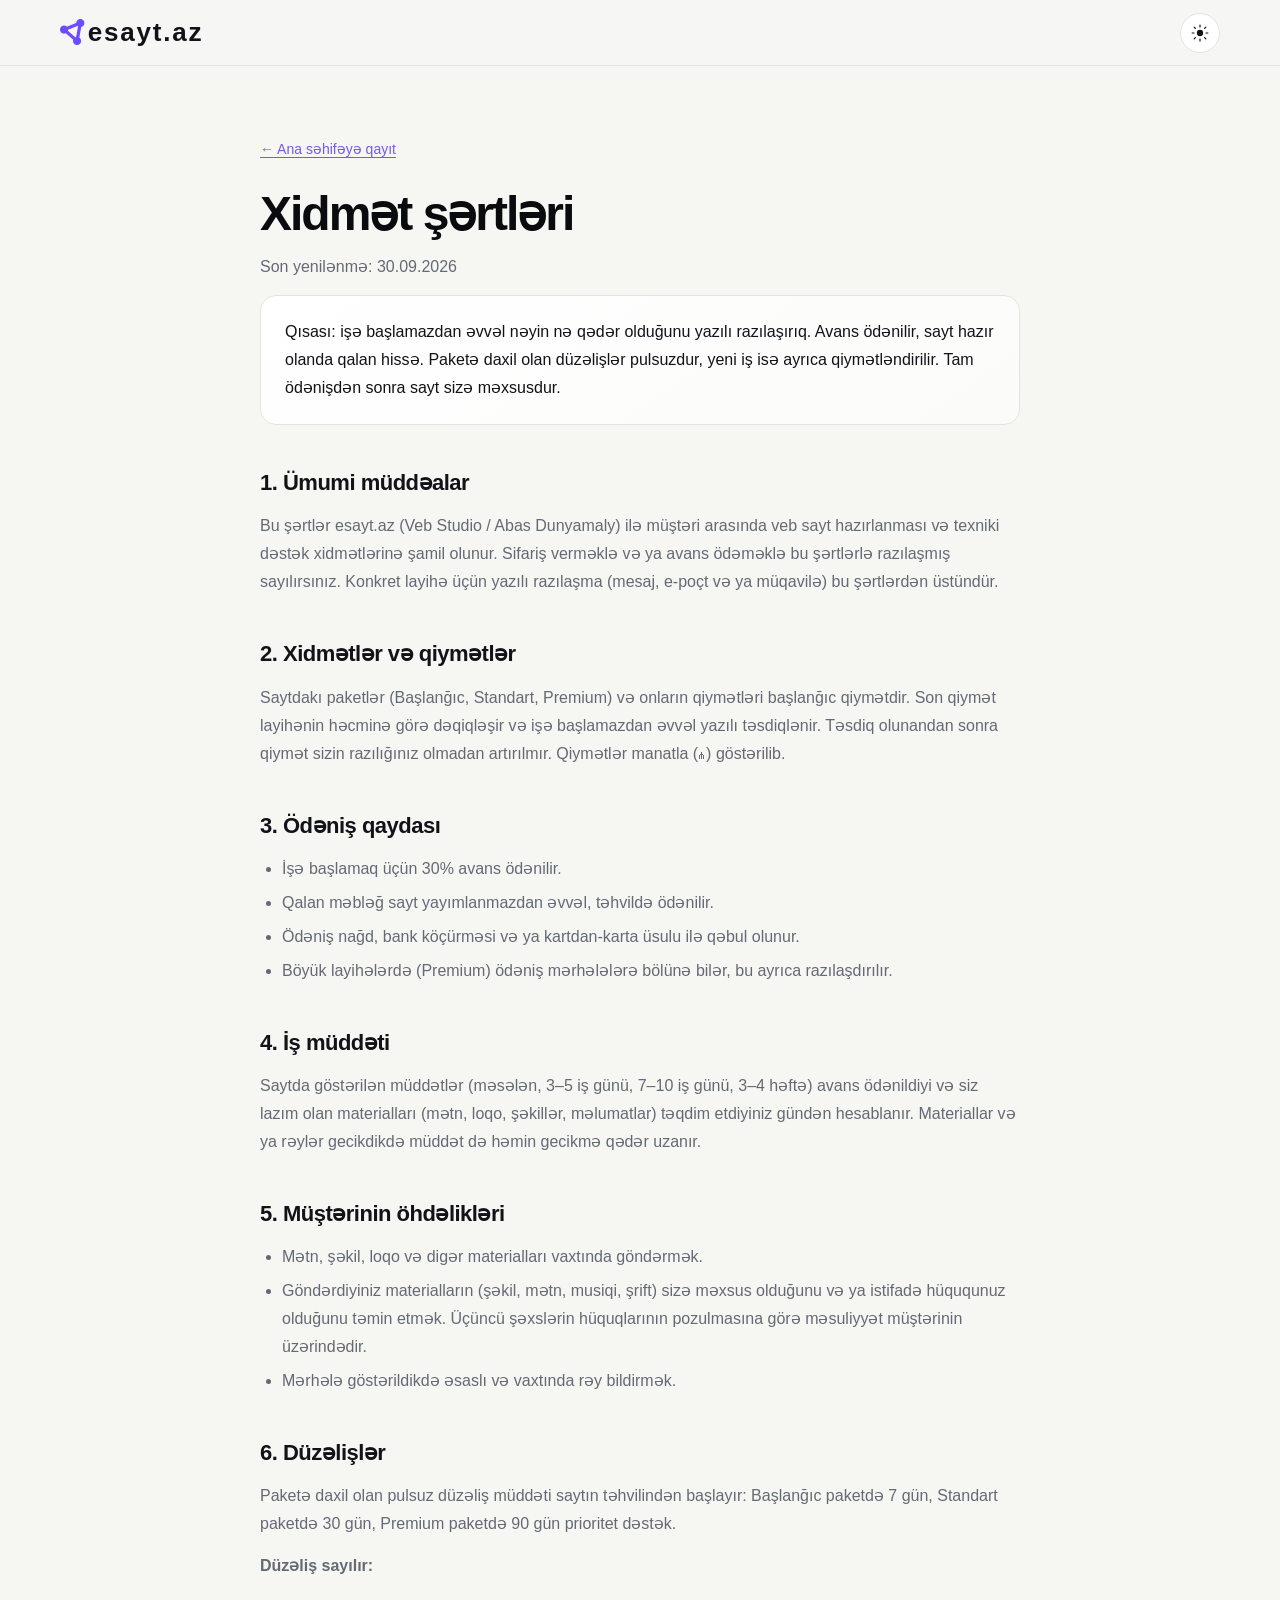
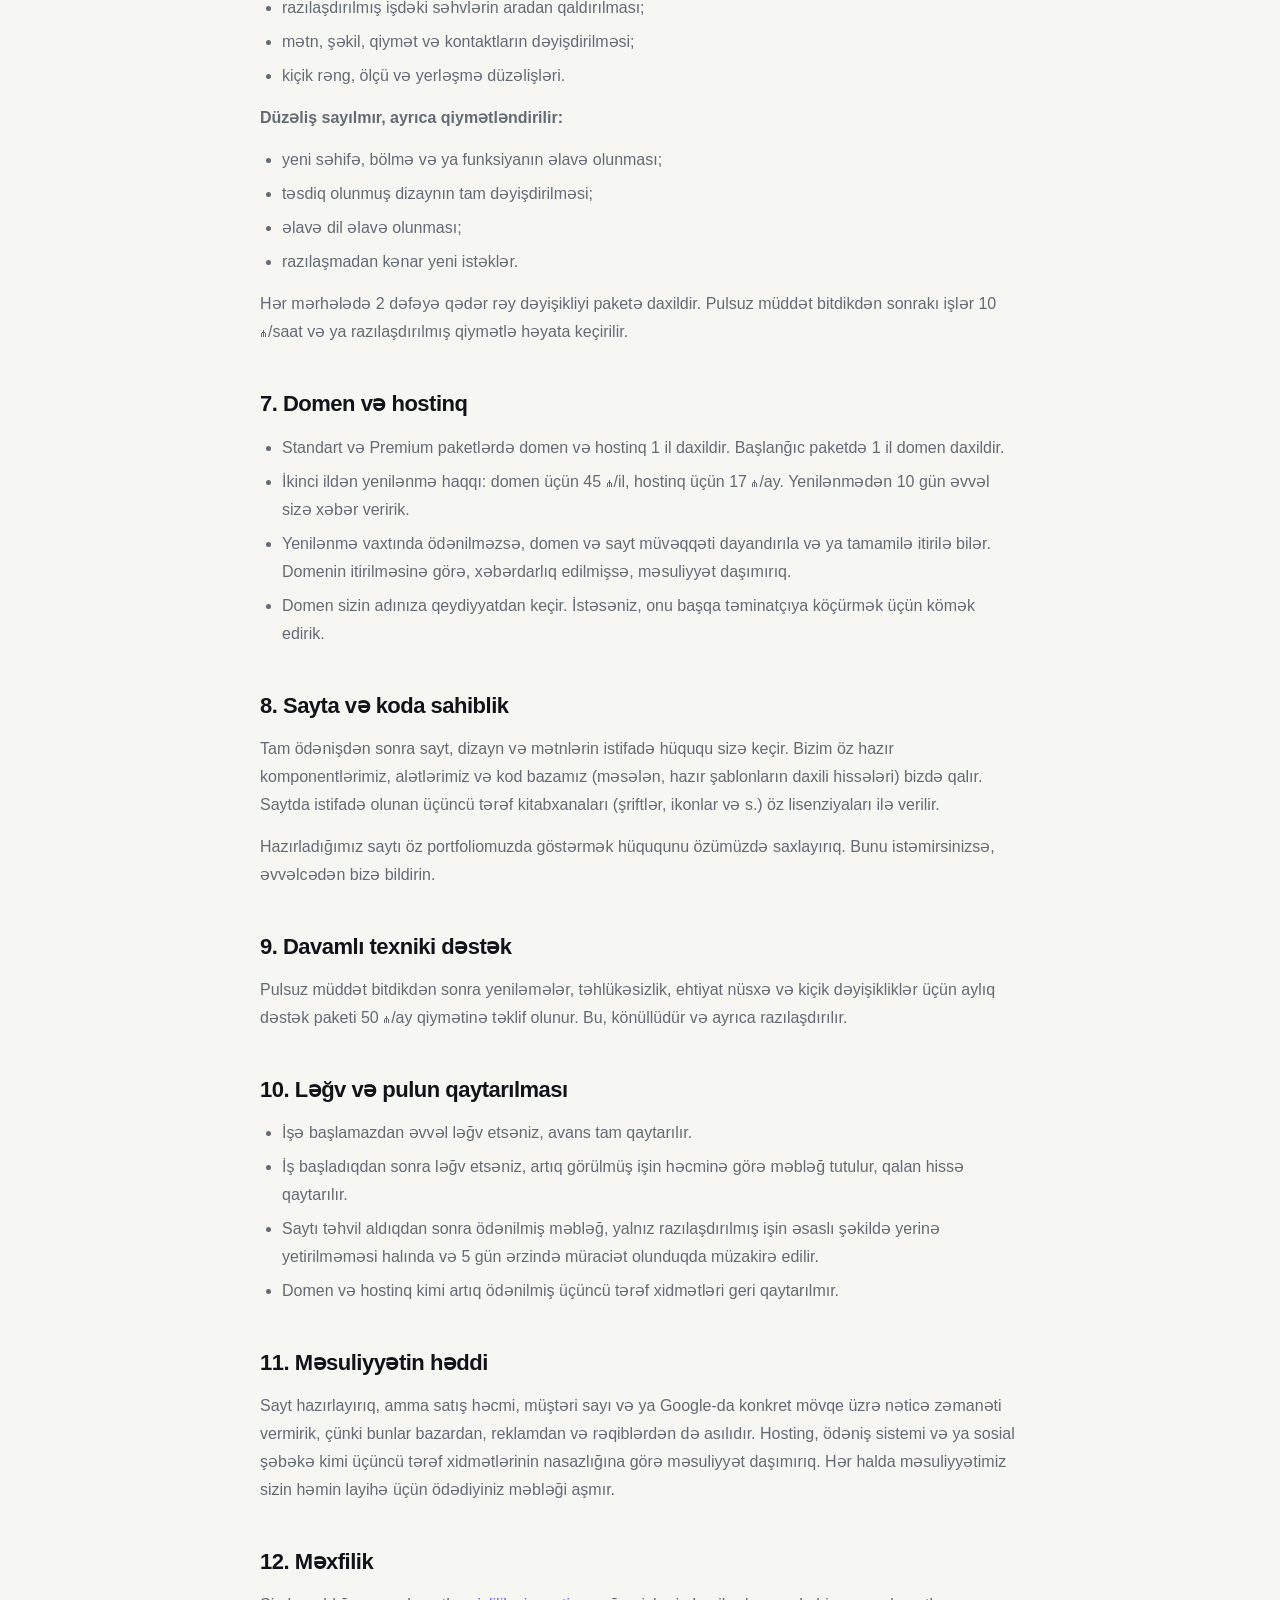
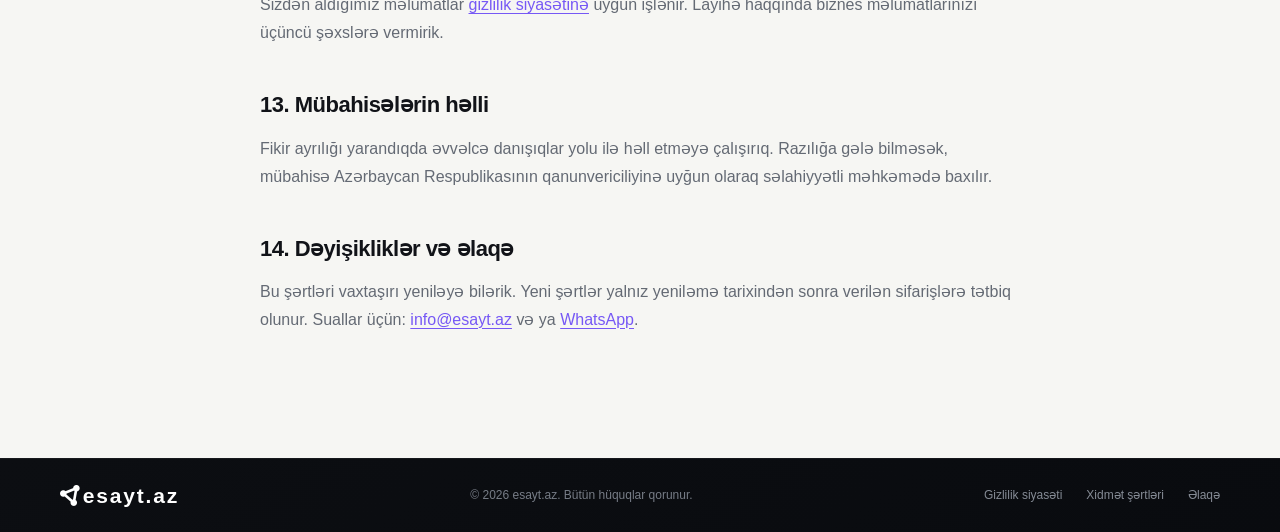
<file: html/terms.html>
<!doctype html>
<html lang="az">
  <head>
    <meta charset="UTF-8" />
    <meta name="viewport" content="width=device-width, initial-scale=1.0" />
    <meta
      name="description"
      content="esayt.az xidmət şərtləri: ödəniş, müddətlər, düzəlişlər, domen və hostinq, sayta sahiblik və ləğv qaydaları."
    />
    <title>Xidmət şərtləri | esayt.az</title>

    <script>
      ;(function () {
        try {
          var saved = localStorage.getItem('theme')
          var prefersDark = window.matchMedia('(prefers-color-scheme: dark)').matches
          document.documentElement.setAttribute(
            'data-theme',
            saved || (prefersDark ? 'dark' : 'light')
          )
        } catch (e) {}
      })()
    </script>

    <link
      rel="stylesheet"
      href="https://cdnjs.cloudflare.com/ajax/libs/font-awesome/6.5.0/css/all.min.css"
      crossorigin="anonymous"
      referrerpolicy="no-referrer"
    />
    <link rel="stylesheet" href="../css/style.css" />
  </head>

  <body>
    <header class="site-header">
      <nav class="navbar container">
        <a href="../index.html" class="logo"><i class="fa-solid fa-circle-nodes"></i> esayt.az</a>

        <div class="nav-actions">
          <button
            type="button"
            class="theme-toggle"
            id="themeToggle"
            aria-label="Tünd rejimi aç/bağla"
          >
            <svg
              class="theme-toggle__icon theme-toggle__icon--sun"
              viewBox="0 0 24 24"
              width="18"
              height="18"
              aria-hidden="true"
            >
              <circle cx="12" cy="12" r="4.2" fill="currentColor" />
              <g stroke="currentColor" stroke-width="1.6" stroke-linecap="round">
                <line x1="12" y1="1.5" x2="12" y2="4" />
                <line x1="12" y1="20" x2="12" y2="22.5" />
                <line x1="1.5" y1="12" x2="4" y2="12" />
                <line x1="20" y1="12" x2="22.5" y2="12" />
                <line x1="4.2" y1="4.2" x2="5.9" y2="5.9" />
                <line x1="18.1" y1="18.1" x2="19.8" y2="19.8" />
                <line x1="4.2" y1="19.8" x2="5.9" y2="18.1" />
                <line x1="18.1" y1="5.9" x2="19.8" y2="4.2" />
              </g>
            </svg>
            <svg
              class="theme-toggle__icon theme-toggle__icon--moon"
              viewBox="0 0 24 24"
              width="18"
              height="18"
              aria-hidden="true"
            >
              <path
                fill="currentColor"
                d="M20.6 15.4A8.6 8.6 0 0 1 9.6 3.4a.7.7 0 0 0-.9-.9A9.9 9.9 0 1 0 21.5 16.3a.7.7 0 0 0-.9-.9z"
              />
            </svg>
          </button>
        </div>
      </nav>
    </header>

    <main>
      <section class="legal">
        <div class="container">
          <div class="legal__inner">
            <a href="../index.html" class="legal__back">← Ana səhifəyə qayıt</a>

            <h1>Xidmət şərtləri</h1>
            <p class="legal__updated">Son yenilənmə: 30.09.2026</p>

            <div class="legal__summary">
              <p>
                Qısası: işə başlamazdan əvvəl nəyin nə qədər olduğunu yazılı razılaşırıq. Avans
                ödənilir, sayt hazır olanda qalan hissə. Paketə daxil olan düzəlişlər pulsuzdur,
                yeni iş isə ayrıca qiymətləndirilir. Tam ödənişdən sonra sayt sizə məxsusdur.
              </p>
            </div>

            <h2>1. Ümumi müddəalar</h2>
            <p>
              Bu şərtlər esayt.az (Veb Studio / Abas Dunyamaly) ilə müştəri arasında veb sayt
              hazırlanması və texniki dəstək xidmətlərinə şamil olunur. Sifariş verməklə və ya avans
              ödəməklə bu şərtlərlə razılaşmış sayılırsınız. Konkret layihə üçün yazılı razılaşma
              (mesaj, e-poçt və ya müqavilə) bu şərtlərdən üstündür.
            </p>

            <h2>2. Xidmətlər və qiymətlər</h2>
            <p>
              Saytdakı paketlər (Başlanğıc, Standart, Premium) və onların qiymətləri başlanğıc
              qiymətdir. Son qiymət layihənin həcminə görə dəqiqləşir və işə başlamazdan əvvəl
              yazılı təsdiqlənir. Təsdiq olunandan sonra qiymət sizin razılığınız olmadan
              artırılmır. Qiymətlər manatla (₼) göstərilib.
            </p>

            <h2>3. Ödəniş qaydası</h2>
            <ul>
              <li>İşə başlamaq üçün 30% avans ödənilir.</li>
              <li>Qalan məbləğ sayt yayımlanmazdan əvvəl, təhvildə ödənilir.</li>
              <li>Ödəniş nağd, bank köçürməsi və ya kartdan-karta üsulu ilə qəbul olunur.</li>
              <li>
                Böyük layihələrdə (Premium) ödəniş mərhələlərə bölünə bilər, bu ayrıca
                razılaşdırılır.
              </li>
            </ul>

            <h2>4. İş müddəti</h2>
            <p>
              Saytda göstərilən müddətlər (məsələn, 3–5 iş günü, 7–10 iş günü, 3–4 həftə) avans
              ödənildiyi və siz lazım olan materialları (mətn, loqo, şəkillər, məlumatlar) təqdim
              etdiyiniz gündən hesablanır. Materiallar və ya rəylər gecikdikdə müddət də həmin
              gecikmə qədər uzanır.
            </p>

            <h2>5. Müştərinin öhdəlikləri</h2>
            <ul>
              <li>Mətn, şəkil, loqo və digər materialları vaxtında göndərmək.</li>
              <li>
                Göndərdiyiniz materialların (şəkil, mətn, musiqi, şrift) sizə məxsus olduğunu və ya
                istifadə hüququnuz olduğunu təmin etmək. Üçüncü şəxslərin hüquqlarının pozulmasına
                görə məsuliyyət müştərinin üzərindədir.
              </li>
              <li>Mərhələ göstərildikdə əsaslı və vaxtında rəy bildirmək.</li>
            </ul>

            <h2>6. Düzəlişlər</h2>
            <p>
              Paketə daxil olan pulsuz düzəliş müddəti saytın təhvilindən başlayır: Başlanğıc
              paketdə 7 gün, Standart paketdə 30 gün, Premium paketdə 90 gün prioritet dəstək.
            </p>
            <p><strong>Düzəliş sayılır:</strong></p>
            <ul>
              <li>razılaşdırılmış işdəki səhvlərin aradan qaldırılması;</li>
              <li>mətn, şəkil, qiymət və kontaktların dəyişdirilməsi;</li>
              <li>kiçik rəng, ölçü və yerləşmə düzəlişləri.</li>
            </ul>
            <p><strong>Düzəliş sayılmır, ayrıca qiymətləndirilir:</strong></p>
            <ul>
              <li>yeni səhifə, bölmə və ya funksiyanın əlavə olunması;</li>
              <li>təsdiq olunmuş dizaynın tam dəyişdirilməsi;</li>
              <li>əlavə dil əlavə olunması;</li>
              <li>razılaşmadan kənar yeni istəklər.</li>
            </ul>
            <p>
              Hər mərhələdə 2 dəfəyə qədər rəy dəyişikliyi paketə daxildir. Pulsuz müddət bitdikdən
              sonrakı işlər 10 ₼/saat və ya razılaşdırılmış qiymətlə həyata keçirilir.
            </p>

            <h2>7. Domen və hostinq</h2>
            <ul>
              <li>
                Standart və Premium paketlərdə domen və hostinq 1 il daxildir. Başlanğıc paketdə 1
                il domen daxildir.
              </li>
              <li>
                İkinci ildən yenilənmə haqqı: domen üçün 45 ₼/il, hostinq üçün 17 ₼/ay. Yenilənmədən
                10 gün əvvəl sizə xəbər veririk.
              </li>
              <li>
                Yenilənmə vaxtında ödənilməzsə, domen və sayt müvəqqəti dayandırıla və ya tamamilə
                itirilə bilər. Domenin itirilməsinə görə, xəbərdarlıq edilmişsə, məsuliyyət
                daşımırıq.
              </li>
              <li>
                Domen sizin adınıza qeydiyyatdan keçir. İstəsəniz, onu başqa təminatçıya köçürmək
                üçün kömək edirik.
              </li>
            </ul>

            <h2>8. Sayta və koda sahiblik</h2>
            <p>
              Tam ödənişdən sonra sayt, dizayn və mətnlərin istifadə hüququ sizə keçir. Bizim öz
              hazır komponentlərimiz, alətlərimiz və kod bazamız (məsələn, hazır şablonların daxili
              hissələri) bizdə qalır. Saytda istifadə olunan üçüncü tərəf kitabxanaları (şriftlər,
              ikonlar və s.) öz lisenziyaları ilə verilir.
            </p>
            <p>
              Hazırladığımız saytı öz portfoliomuzda göstərmək hüququnu özümüzdə saxlayırıq. Bunu
              istəmirsinizsə, əvvəlcədən bizə bildirin.
            </p>

            <h2>9. Davamlı texniki dəstək</h2>
            <p>
              Pulsuz müddət bitdikdən sonra yeniləmələr, təhlükəsizlik, ehtiyat nüsxə və kiçik
              dəyişikliklər üçün aylıq dəstək paketi 50 ₼/ay qiymətinə təklif olunur. Bu, könüllüdür
              və ayrıca razılaşdırılır.
            </p>

            <h2>10. Ləğv və pulun qaytarılması</h2>
            <ul>
              <li>İşə başlamazdan əvvəl ləğv etsəniz, avans tam qaytarılır.</li>
              <li>
                İş başladıqdan sonra ləğv etsəniz, artıq görülmüş işin həcminə görə məbləğ tutulur,
                qalan hissə qaytarılır.
              </li>
              <li>
                Saytı təhvil aldıqdan sonra ödənilmiş məbləğ, yalnız razılaşdırılmış işin əsaslı
                şəkildə yerinə yetirilməməsi halında və 5 gün ərzində müraciət olunduqda müzakirə
                edilir.
              </li>
              <li>
                Domen və hostinq kimi artıq ödənilmiş üçüncü tərəf xidmətləri geri qaytarılmır.
              </li>
            </ul>

            <h2>11. Məsuliyyətin həddi</h2>
            <p>
              Sayt hazırlayırıq, amma satış həcmi, müştəri sayı və ya Google-da konkret mövqe üzrə
              nəticə zəmanəti vermirik, çünki bunlar bazardan, reklamdan və rəqiblərdən də asılıdır.
              Hosting, ödəniş sistemi və ya sosial şəbəkə kimi üçüncü tərəf xidmətlərinin
              nasazlığına görə məsuliyyət daşımırıq. Hər halda məsuliyyətimiz sizin həmin layihə
              üçün ödədiyiniz məbləği aşmır.
            </p>

            <h2>12. Məxfilik</h2>
            <p>
              Sizdən aldığımız məlumatlar
              <a href="../html/privacy.html">gizlilik siyasətinə</a> uyğun işlənir. Layihə haqqında
              biznes məlumatlarınızı üçüncü şəxslərə vermirik.
            </p>

            <h2>13. Mübahisələrin həlli</h2>
            <p>
              Fikir ayrılığı yarandıqda əvvəlcə danışıqlar yolu ilə həll etməyə çalışırıq. Razılığa
              gələ bilməsək, mübahisə Azərbaycan Respublikasının qanunvericiliyinə uyğun olaraq
              səlahiyyətli məhkəmədə baxılır.
            </p>

            <h2>14. Dəyişikliklər və əlaqə</h2>
            <p>
              Bu şərtləri vaxtaşırı yeniləyə bilərik. Yeni şərtlər yalnız yeniləmə tarixindən sonra
              verilən sifarişlərə tətbiq olunur. Suallar üçün:
              <a href="mailto:info@esayt.az">info@esayt.az</a> və ya
              <a href="https://wa.me/9945514998009" target="_blank" rel="noopener">WhatsApp</a>.
            </p>
          </div>
        </div>
      </section>
    </main>

    <footer class="site-footer">
      <div class="container">
        <div class="site-footer__inner">
          <a href="../index.html" class="logo"><i class="fa-solid fa-circle-nodes"></i> esayt.az</a>
          <p>© 2026 esayt.az. Bütün hüquqlar qorunur.</p>
          <div class="site-footer__links">
            <a href="../html/privacy.html">Gizlilik siyasəti</a>
            <a href="../html/terms.html">Xidmət şərtləri</a>
            <a href="../index.html#contact">Əlaqə</a>
          </div>
        </div>
      </div>
    </footer>
    <script src="../js/theme.js"></script>
  </body>
</html>
</file>
<file: css/style.css>
/* =========================================================
   RESET
========================================================= */

* {
  margin: 0;
  padding: 0;
  box-sizing: border-box;
}

html {
  scroll-behavior: smooth;
  overflow-x: hidden;
}

::-webkit-scrollbar {
  width: 4px;
}

::-webkit-scrollbar-track {
  background: transparent;
}

::-webkit-scrollbar-thumb {
  background: #787878;
  border-radius: 999px;
}

::-webkit-scrollbar-thumb:hover {
  background: #383838;
}

body {
  font-family:
    Inter,
    -apple-system,
    BlinkMacSystemFont,
    'Segoe UI',
    Roboto,
    Helvetica,
    Arial,
    sans-serif;

  background: var(--off-white);
  color: var(--text);
  line-height: 1.6;

  -webkit-font-smoothing: antialiased;
  text-rendering: optimizeLegibility;

  transition:
    background-color 0.35s ease,
    color 0.35s ease;

  margin: 0;
  padding: 0;
  position: relative;

  opacity: 0;
  animation: pageLoad 1s ease forwards;
}

@keyframes pageLoad {
  from {
    opacity: 0;
  }
  to {
    opacity: 1;
  }
}

a {
  color: inherit;
  text-decoration: none;
}

ul {
  list-style: none;
}

img {
  max-width: 100%;
  display: block;
}

/* =========================================================
   GLOBAL
========================================================= */

:root {
  --black: #090b0f;
  --dark: #101217;
  --dark-soft: #171a20;

  --white: #ffffff;
  --off-white: #f6f6f3;
  --light: #eff0ed;

  --text: #111318;
  --text-op: rgba(10, 10, 10, 0.8);
  --text-soft: #646a74;
  --text-muted: #8a9099;

  --border: #e2e3df;
  --border-dark: #292d35;

  --accent: #7658f5;
  --accent-dark: #6244dd;

  --hero-content: #6c4cff;

  --radius-sm: 10px;
  --radius-md: 16px;
  --radius-lg: 24px;

  --shadow-xs: 0 2px 8px rgba(0, 0, 0, 0.03);

  --shadow-sm: 0 8px 30px rgba(0, 0, 0, 0.045);

  --shadow-md: 0 18px 55px rgba(0, 0, 0, 0.075);

  --shadow-lg: 0 30px 90px rgba(0, 0, 0, 0.13);

  --ease: cubic-bezier(0.22, 1, 0.36, 1);

  /* Surface tokens (theme-aware) */
  --surface-1: #ffffff;
  --surface-2: #f1f2ef;
  --surface-3: #eeefec;
  --surface-4: rgba(86, 86, 86, 0.8);
  --header-bg: rgba(247, 247, 245, 0.78);
  --bg-op: rgba(247, 247, 245, 0.08);
  --header-border: rgba(224, 225, 221, 0.72);
  --card-border: #e3e4e0;
  --card-border-hover: #d3d5d0;
  --card-bg: linear-gradient(145deg, #ffffff 0%, #fbfbfa 100%);
}

/* =========================================================
   DARK THEME
========================================================= */

html[data-theme='dark'] {
  --black: #f5f6f8;
  --dark: #f5f6f8;
  --dark-soft: #e7e8ea;

  --white: #121317;
  --off-white: #0e0f13;
  --light: #191b21;

  --text: #eceef1;
  --text-op: rgb(255, 255, 255, 0.5);
  --text-soft: #a6acb6;
  --text-muted: #7c828d;

  --border: #262931;
  --border-dark: #3a3e48;

  --hero-content: #8b6cff;

  --surface-1: #15161b;
  --surface-2: #121317;
  --surface-3: #101115;
  --surface-4: rgba(231, 231, 231, 0.7);
  --header-bg: rgba(14, 15, 19, 0.78);
  --bg-op: rgba(10, 10, 10, 0.08);

  --header-border: rgba(255, 255, 255, 0.08);
  --card-border: #262931;
  --card-border-hover: #343842;
  --card-bg: linear-gradient(145deg, #16171d 0%, #121317 100%);
}

::selection {
  background: #111318;
  color: #ffffff;
}

html[data-theme='dark'] ::selection {
  background: #eceef1;
  color: #111318;
}

.container {
  width: min(1160px, calc(100% - 40px));
  margin: 0 auto;
}

section {
  padding: 120px 0;
}

/* =========================================================
   BUTTONS
========================================================= */

.btn {
  position: relative;

  display: inline-flex;
  align-items: center;
  justify-content: center;

  min-height: 52px;
  padding: 0 26px;

  border-radius: 999px;

  font-size: 14px;
  font-weight: 600;
  letter-spacing: -0.1px;

  overflow: hidden;

  transition:
    transform 0.35s var(--ease),
    background-color 0.35s ease,
    color 0.35s ease,
    border-color 0.35s ease,
    box-shadow 0.35s ease;
}

.btn:hover {
  transform: translateY(-3px);
}

.btn-primary {
  background: linear-gradient(135deg, #111318 0%, #191c23 100%);

  color: #ffffff;

  border: 1px solid rgba(255, 255, 255, 0.06);

  box-shadow:
    0 8px 20px rgba(10, 12, 16, 0.12),
    inset 0 1px 0 rgba(255, 255, 255, 0.08);
}

.btn-primary i {
  display: none;

  font-size: 20px;
  font-weight: bold;
  color: green;
}

html[data-theme='dark'] .btn-primary {
  background: linear-gradient(135deg, #eceef1 0%, #d7dae0 100%);
  color: #111318;
  border: 1px solid rgba(0, 0, 0, 0.06);
}

.btn-primary::before {
  content: '';

  position: absolute;
  inset: 0;

  background: linear-gradient(
    110deg,
    transparent 20%,
    rgba(255, 255, 255, 0.12) 50%,
    transparent 80%
  );

  transform: translateX(-120%);
  transition: transform 0.7s var(--ease);
}

.btn-primary:hover::before {
  transform: translateX(120%);
}

.btn-primary:hover {
  box-shadow:
    0 14px 35px rgba(10, 12, 16, 0.17),
    inset 0 1px 0 rgba(255, 255, 255, 0.1);
}

.btn-secondary {
  background: rgba(255, 255, 255, 0.72);

  color: var(--text);

  border: 1px solid rgba(218, 219, 215, 0.95);

  backdrop-filter: blur(14px);
  -webkit-backdrop-filter: blur(14px);

  box-shadow: 0 4px 15px rgba(0, 0, 0, 0.025);
}

html[data-theme='dark'] .btn-secondary {
  background: rgba(255, 255, 255, 0.06);
  border: 1px solid rgba(255, 255, 255, 0.12);
}

.btn-secondary:hover {
  background: #ffffff;

  border-color: #cfd1cc;

  box-shadow: 0 10px 25px rgba(0, 0, 0, 0.06);
}

html[data-theme='dark'] .btn-secondary:hover {
  background: rgba(255, 255, 255, 0.1);
  border-color: rgba(255, 255, 255, 0.2);
}

.nav-actions .btn {
  min-height: 38px;
  padding: 0 20px;
  font-size: 14px;
}

/* =========================================================
   THEME TOGGLE
========================================================= */

.theme-toggle {
  display: inline-flex;
  align-items: center;
  justify-content: center;

  width: 40px;
  height: 40px;

  border-radius: 50%;

  border: 1px solid var(--border);
  background: var(--surface-1);
  color: var(--text);

  cursor: pointer;

  transition:
    background-color 0.3s ease,
    border-color 0.3s ease,
    transform 0.3s var(--ease);
}

.theme-toggle:hover {
  transform: translateY(-2px);
  border-color: var(--card-border-hover);
}

.theme-toggle__icon {
  display: none;
}

.theme-toggle__icon--sun {
  display: block;
}

html[data-theme='dark'] .theme-toggle__icon--sun {
  display: none;
}

html[data-theme='dark'] .theme-toggle__icon--moon {
  display: block;
}

/* =========================================================
   HEADER
========================================================= */

.site-header {
  position: sticky;
  top: 0;
  z-index: 1000;

  width: 100%;

  background: var(--header-bg);

  border-bottom: 1px solid var(--header-border);

  backdrop-filter: blur(5px) saturate(140%);
  -webkit-backdrop-filter: blur(5px) saturate(140%);

  transition:
    background-color 0.35s ease,
    border-color 0.35s ease;
}

.navbar {
  position: relative;

  min-height: 65px;

  display: flex;
  align-items: center;
  justify-content: space-between;

  gap: 30px;

  opacity: 0;
  transform: translateY(-80px);
  animation: navAnimation 0.8s ease-out forwards;
}

@keyframes navAnimation {
  from {
    opacity: 0;
    transform: translateY(-80px);
  }

  to {
    opacity: 1;
    transform: translateY(0);
  }
}

.logo {
  display: inline-flex;
  align-items: center;

  font-size: 21px;
  font-weight: 600;

  letter-spacing: 1.8px;

  transition:
    opacity 0.25s ease,
    transform 0.25s var(--ease);
}

.navbar .logo {
  font-size: 26px;
  font-weight: 800;
}

.navbar .fa-circle-nodes {
  color: var(--hero-content);
}

.lg-m {
  display: flex;
  justify-content: space-between;
  gap: 10px;
}

.logo:hover {
  opacity: 0.72;
  transform: translateY(-1px);
}

.nav-list {
  display: flex;
  align-items: center;
  gap: 34px;
}

.nav-list a {
  position: relative;

  font-size: 13px;
  font-weight: 500;

  color: #666b74;

  transition: color 0.25s ease;
}

html[data-theme='dark'] .nav-list a {
  color: var(--text-soft);
}

.nav-list a::after {
  content: '';

  position: absolute;
  left: 0;
  bottom: -8px;

  width: 0;
  height: 1px;

  background: var(--black);

  transition: width 0.35s var(--ease);
}

.nav-list a:hover {
  color: var(--black);
}

html[data-theme='dark'] .nav-list a:hover {
  color: var(--black);
}

.nav-list a:hover::after {
  width: 100%;
}

.nav-actions {
  display: flex;
  align-items: center;
  gap: 14px;
}

/* Burger button - hidden on desktop */
.nav-burger {
  display: none;

  flex-direction: column;
  justify-content: center;
  align-items: center;

  gap: 5px;

  width: 40px;
  height: 40px;

  border: 1px solid var(--border);
  border-radius: 12px;

  background: var(--surface-1);

  cursor: pointer;

  flex-shrink: 0;

  transition:
    background-color 0.3s ease,
    border-color 0.3s ease;
}

.nav-burger span {
  display: block;

  width: 18px;
  height: 2px;

  border-radius: 2px;

  background: var(--text);

  transition:
    transform 0.35s var(--ease),
    opacity 0.25s ease,
    background-color 0.3s ease;
}

.nav-burger.is-active span:nth-child(1) {
  transform: translateY(7px) rotate(45deg);
}

.nav-burger.is-active span:nth-child(2) {
  opacity: 0;
}

.nav-burger.is-active span:nth-child(3) {
  transform: translateY(-7px) rotate(-45deg);
}

.top-button {
  position: fixed;
  right: 20px;
  bottom: 20px;

  width: 35px;
  height: 35px;

  border: 1px solid var(--border-dark);
  border-radius: 50%;

  background: var(--bg-op);

  /* background: rgba(255, 255, 255, 0.08); */
  backdrop-filter: blur(1px);
  -webkit-backdrop-filter: blur(60px);
  color: var(--text-op);

  cursor: pointer;

  font-size: 16px;

  opacity: 0;
  visibility: hidden;

  transition: 0.3s ease;

  z-index: 500;
}

.top-button i {
  transition: 0.3s ease;
}

.top-button:hover i {
  transform: scale(1.25);
  color: var(--text);
}

.top-button.show {
  opacity: 1;
  visibility: visible;
}

.mobile-menu {
  display: none;

  position: fixed;
  bottom: 0;
  left: 0;
  width: 100%;
  background: var(--white);
  border-top: 1px solid rgba(153, 153, 153, 0.3);

  z-index: 1000;
}

.mobile-menu-list {
  display: flex;
  gap: 10px;
  height: 60px;
  align-items: center;
  justify-content: space-around;
}

.mobile-menu-list a {
  height: 100%;
  text-align: center;
  font-size: 10px;

  display: flex;
  flex-direction: column;
  align-items: center;
  justify-content: center;
  gap: 4px;
}

.mobile-menu a i {
  font-size: 18px;
}

/* .mobile-menu a:nth-child(3) {
  position: relative;
}

.mobile-menu a:nth-child(3) .fa-plus {
  width: 50px;
  height: 50px;
  display: flex;
  align-items: center;
  justify-content: center;

  border-radius: 50%;
  background: var(--hero-content);
  color: #fff;

  font-size: 20px;

  position: relative;
  top: -22px;
}

.mobile-menu a:nth-child(3) span:last-child {
  margin-top: -18px;
} */

/* =========================================================
   HERO
========================================================= */

.hero {
  position: relative;

  padding: 0 80px;

  overflow: hidden;

  background:
    radial-gradient(circle at 78% 32%, rgba(118, 88, 245, 0.13), transparent 28%),
    radial-gradient(circle at 8% 15%, rgba(0, 0, 0, 0.035), transparent 25%),
    linear-gradient(180deg, var(--off-white) 0%, var(--off-white) 100%);
}

.hero::before {
  content: '';

  position: absolute;

  width: 600px;
  height: 600px;

  right: -260px;
  top: -240px;

  border-radius: 50%;

  background: radial-gradient(circle, rgba(118, 88, 245, 0.08), transparent 68%);

  filter: blur(5px);

  pointer-events: none;
}

.hero::after {
  content: '';

  position: absolute;

  width: 1px;
  height: 420px;

  left: 50%;
  bottom: -250px;

  background: linear-gradient(to bottom, rgba(0, 0, 0, 0), rgba(0, 0, 0, 0.06), rgba(0, 0, 0, 0));

  pointer-events: none;
}

.hero__inner {
  position: relative;
  z-index: 2;

  min-height: 540px;

  display: grid;

  grid-template-columns:
    0.95fr
    1.05fr;

  align-items: center;

  gap: 90px;
}

.hero__content {
  max-width: 620px;

  opacity: 0;
  transform: translateX(-80px);
  animation: heroLeft 1s ease-out forwards;
}

@keyframes heroLeft {
  from {
    opacity: 0;
    transform: translateX(-80px);
  }

  to {
    opacity: 1;
    transform: translateX(0);
  }
}

@keyframes heroRight {
  from {
    opacity: 0;
    transform: translateX(80px);
  }

  to {
    opacity: 1;
    transform: translateX(0);
  }
}

.hero__eyebrow,
.section-heading__eyebrow {
  display: inline-flex;
  align-items: center;
  gap: 9px;

  margin-bottom: 20px;

  font-size: 11px;
  font-weight: 700;

  letter-spacing: 2px;

  color: #737983;
}

html[data-theme='dark'] .hero__eyebrow,
html[data-theme='dark'] .section-heading__eyebrow {
  color: var(--text-muted);
}

.hero__eyebrow::before,
.section-heading__eyebrow::before {
  content: '';

  width: 22px;
  height: 1px;

  background: currentColor;

  opacity: 0.75;
}

.hero h1 {
  max-width: 650px;

  margin-bottom: 26px;

  font-size: clamp(48px, 5vw, 100px);

  line-height: 1.01;

  letter-spacing: -4.4px;

  color: var(--black);

  text-wrap: balance;
}

.hero__content > p {
  max-width: 550px;

  margin-bottom: 36px;

  font-size: 18px;

  line-height: 1.75;

  color: var(--text-soft);
}

.hero__content > h1 > span {
  color: var(--hero-content);
}

.hero__actions {
  display: flex;
  align-items: center;

  gap: 14px;
}

/* =========================================================
   HERO VISUAL
========================================================= */

.hero__visual {
  position: relative;

  min-height: 480px;

  overflow: hidden;

  border-radius: 30px;

  opacity: 0;
  transform: translateX(80px);
  animation: heroRight 1s ease-out forwards;
  animation-delay: 0.2s;
}

/* =========================================================
   SECTION HEADING
========================================================= */

.section-heading {
  max-width: 720px;

  margin-bottom: 60px;
}

.section-heading h1 {
  margin-bottom: 18px;

  font-size: clamp(36px, 4.5vw, 54px);

  line-height: 1.06;

  letter-spacing: -2.7px;

  color: var(--black);

  text-wrap: balance;
}

.section-heading p {
  max-width: 620px;

  font-size: 16px;

  color: var(--text-soft);
}

/* =========================================================
   SERVICES
========================================================= */

.services {
  background: var(--surface-1);
}

.services__grid {
  display: grid;

  grid-template-columns: repeat(3, 1fr);

  gap: 20px;
}

.service-card {
  position: relative;

  padding: 34px;

  overflow: hidden;

  border: 1px solid var(--card-border);

  border-radius: var(--radius-lg);

  background: var(--card-bg);

  box-shadow: 0 1px 0 rgba(0, 0, 0, 0.015);

  transition:
    transform 0.45s var(--ease),
    border-color 0.35s ease,
    box-shadow 0.45s ease,
    background-color 0.35s ease;
}

.service-card::before {
  content: '';

  position: absolute;

  width: 210px;
  height: 210px;

  right: -125px;
  top: -125px;

  border-radius: 50%;

  background: radial-gradient(circle, rgba(118, 88, 245, 0.13), transparent 68%);

  transition: transform 0.6s var(--ease);
}

.service-card::after {
  content: '';

  position: absolute;

  inset: 0;

  border-radius: inherit;

  background: linear-gradient(135deg, rgba(255, 255, 255, 0.55), transparent 45%);

  pointer-events: none;
}

html[data-theme='dark'] .service-card::after {
  background: linear-gradient(135deg, rgba(255, 255, 255, 0.04), transparent 45%);
}

.service-card:hover {
  transform: translateY(-9px);

  border-color: var(--card-border-hover);

  box-shadow:
    0 24px 60px rgba(0, 0, 0, 0.08),
    0 5px 15px rgba(0, 0, 0, 0.035);
}

.service-card:hover::before {
  transform: scale(1.45);
}

.service-card__icon {
  position: relative;
  z-index: 2;

  width: 54px;
  height: 54px;

  margin-bottom: 30px;

  border-radius: 16px;

  display: flex;
  justify-content: center;
  align-items: center;
}

.service-card__icon i {
  font-size: 40px;
}

.service-card h3 {
  position: relative;
  z-index: 2;

  margin-bottom: 13px;

  font-size: 21px;

  letter-spacing: -0.6px;
}

.service-card p {
  position: relative;
  z-index: 2;

  min-height: 72px;

  margin-bottom: 28px;

  font-size: 14px;

  color: var(--text-soft);
}

.service-card__link {
  position: relative;
  z-index: 2;

  display: inline-flex;
  align-items: center;

  gap: 7px;

  font-size: 13px;
  font-weight: 700;

  transition:
    gap 0.35s var(--ease),
    color 0.25s ease;
}

.service-card__link:hover {
  gap: 12px;

  color: var(--accent);
}

/* =========================================================
   PORTFOLIO
========================================================= */

.portfolio {
  background: linear-gradient(180deg, var(--surface-2) 0%, var(--surface-3) 100%);
}

.portfolio__grid {
  display: grid;

  grid-template-columns: repeat(3, 1fr);

  gap: 20px;
}

.project-card {
  overflow: hidden;

  background: var(--surface-1);

  border: 1px solid var(--card-border);

  border-radius: var(--radius-lg);

  box-shadow: 0 1px 0 rgba(0, 0, 0, 0.015);

  transition:
    transform 0.45s var(--ease),
    box-shadow 0.45s ease,
    border-color 0.35s ease,
    background-color 0.35s ease;
}

.project-card:hover {
  transform: translateY(-9px);

  border-color: var(--card-border-hover);

  box-shadow:
    0 25px 65px rgba(0, 0, 0, 0.09),
    0 5px 20px rgba(0, 0, 0, 0.035);
}

.project-card__image {
  position: relative;

  height: 250px;

  overflow: hidden;

  margin: 1px;

  background:
    radial-gradient(circle at 70% 25%, rgba(118, 88, 245, 0.27), transparent 25%),
    linear-gradient(145deg, #191c23, #292d36);
}

.project-card:nth-child(2) .project-card__image {
  background:
    radial-gradient(circle at 30% 25%, rgba(255, 255, 255, 0.18), transparent 25%),
    linear-gradient(145deg, #2a2d31, #101216);
}

.project-card:nth-child(3) .project-card__image {
  background:
    radial-gradient(circle at 70% 70%, rgba(118, 88, 245, 0.3), transparent 25%),
    linear-gradient(145deg, #15171d, #08090c);
}

.project-card__content {
  padding: 28px;
}

.project-card__category {
  display: inline-block;

  margin-bottom: 10px;

  font-size: 10px;
  font-weight: 800;

  text-transform: uppercase;

  letter-spacing: 1.5px;

  color: var(--accent);
}

.project-card h3 {
  margin-bottom: 10px;

  font-size: 21px;

  letter-spacing: -0.5px;
}

.project-card p {
  min-height: 45px;

  margin-bottom: 22px;

  font-size: 14px;

  color: var(--text-soft);
}

.project-card__link {
  display: inline-flex;
  align-items: center;

  gap: 7px;

  font-size: 13px;
  font-weight: 600;

  transition:
    color 0.25s ease,
    gap 0.35s var(--ease);
}

.project-card__link:hover {
  color: var(--accent);

  gap: 12px;
}

/* =========================================================
   PROCESS
========================================================= */

.process {
  background: var(--surface-1);
}

.process__grid {
  display: grid;

  grid-template-columns: repeat(4, 1fr);

  gap: 18px;
}

.process-step {
  position: relative;

  padding: 30px;

  border: 1px solid var(--border);

  border-radius: var(--radius-md);

  background: linear-gradient(145deg, var(--surface-1), var(--surface-2));

  transition:
    transform 0.4s var(--ease),
    box-shadow 0.4s ease,
    border-color 0.3s ease,
    background-color 0.35s ease;
}

.process-step:hover {
  transform: translateY(-7px);

  border-color: var(--card-border-hover);

  box-shadow: 0 18px 45px rgba(0, 0, 0, 0.065);
}

.process-step__number {
  display: inline-flex;

  align-items: center;
  justify-content: center;

  width: 42px;
  height: 42px;

  margin-bottom: 28px;

  border-radius: 50%;

  background: linear-gradient(145deg, #111318, #242831);

  color: #ffffff;

  font-size: 12px;
  font-weight: 700;

  box-shadow:
    0 8px 20px rgba(0, 0, 0, 0.12),
    inset 0 1px 0 rgba(255, 255, 255, 0.08);
}

html[data-theme='dark'] .process-step__number {
  background: linear-gradient(145deg, #eceef1, #d7dae0);
  color: #111318;
}

.process-step h3 {
  margin-bottom: 12px;

  font-size: 18px;

  letter-spacing: -0.3px;
}

.process-step p {
  font-size: 14px;

  color: var(--text-soft);
}

/* =========================================================
   BENEFITS
========================================================= */

.benefits {
  position: relative;

  overflow: hidden;

  background:
    radial-gradient(circle at 85% 20%, rgba(118, 88, 245, 0.2), transparent 25%),
    radial-gradient(circle at 10% 90%, rgba(118, 88, 245, 0.06), transparent 25%), #111317;

  color: #ffffff;
}

html[data-theme='dark'] .benefits {
  background:
    radial-gradient(circle at 85% 20%, rgba(118, 88, 245, 0.28), transparent 25%),
    radial-gradient(circle at 10% 90%, rgba(118, 88, 245, 0.1), transparent 25%), #050608;
}

.benefits::before {
  content: '';

  position: absolute;

  width: 500px;
  height: 500px;

  left: -250px;
  bottom: -300px;

  border-radius: 50%;

  background: rgba(118, 88, 245, 0.08);

  filter: blur(25px);
}

.benefits::after {
  content: '';

  position: absolute;

  inset: 0;

  background: linear-gradient(115deg, rgba(255, 255, 255, 0.02), transparent 35%);

  pointer-events: none;
}

.benefits__inner {
  position: relative;
  z-index: 2;

  display: grid;

  grid-template-columns:
    0.85fr
    1.15fr;

  gap: 90px;

  align-items: center;
}

.benefits__content {
  max-width: 520px;
}

.benefits .section-heading__eyebrow {
  color: #969ca6;
}

.benefits h1 {
  margin-bottom: 22px;

  font-size: clamp(36px, 4.5vw, 54px);

  line-height: 1.08;

  letter-spacing: -2.5px;
}

.benefits__content > p {
  margin-bottom: 32px;

  color: #9da2ab;

  font-size: 16px;
}

.benefits .btn-primary {
  background: linear-gradient(135deg, #ffffff, #ececea);

  color: #111318;

  border: none;

  box-shadow: 0 12px 30px rgba(0, 0, 0, 0.2);
}

.benefits .btn-primary:hover {
  box-shadow: 0 18px 40px rgba(0, 0, 0, 0.28);
}

.benefits__list {
  display: grid;

  grid-template-columns: repeat(2, 1fr);

  gap: 16px;
}

.benefit-item {
  padding: 28px;

  border: 1px solid rgba(255, 255, 255, 0.09);

  border-radius: 18px;

  background: linear-gradient(145deg, rgba(255, 255, 255, 0.045), rgba(255, 255, 255, 0.015));

  box-shadow: inset 0 1px 0 rgba(255, 255, 255, 0.025);

  backdrop-filter: blur(10px);
  -webkit-backdrop-filter: blur(10px);

  transition:
    transform 0.4s var(--ease),
    background 0.35s ease,
    border-color 0.35s ease;
}

.benefit-item:hover {
  transform: translateY(-6px);

  background: rgba(255, 255, 255, 0.065);

  border-color: rgba(255, 255, 255, 0.16);
}

.benefit-item h3 {
  margin-bottom: 10px;

  font-size: 17px;
}

.benefit-item p {
  font-size: 14px;

  color: #969ca6;
}

/* =========================================================
   PRICING
========================================================= */

.pricing__grid {
  display: grid;

  grid-template-columns: repeat(3, 1fr);
  align-items: start;
  gap: 15px;
}

.pricing-card ul {
  list-style: none;
  margin: 0 0 26px;
  padding: 0;
}

.pricing-card li {
  display: flex;
  align-items: center;
  justify-content: center;
  gap: 10px;
  padding: 10px 0;
  font-size: 0.95rem;
  border-bottom: 1px solid rgba(120, 120, 140, 0.15);
}

.pricing-card li:last-child {
  border-bottom: 0;
}

.pricing-card li::before {
  content: '✓';
  display: grid;
  place-items: center;
  flex-shrink: 0;
  width: 20px;
  height: 20px;
  border-radius: 50%;
  font-size: 0.7rem;
  font-weight: 700;
  color: #7658f5;
  background: rgba(118, 88, 245, 0.12);
}
.pricing-card {
  position: relative;
  text-align: center;

  padding: 24px;

  overflow: hidden;

  border: 1px solid var(--card-border);

  border-radius: var(--radius-lg);

  background: var(--card-bg);

  box-shadow: 0 1px 0 rgba(0, 0, 0, 0.015);

  transition:
    transform 0.45s var(--ease),
    border-color 0.35s ease,
    box-shadow 0.45s ease,
    background-color 0.35s ease;
}

.pricing-card::before {
  content: '';

  position: absolute;

  width: 210px;
  height: 210px;

  right: -125px;
  top: -125px;

  border-radius: 50%;

  background: radial-gradient(circle, rgba(118, 88, 245, 0.13), transparent 68%);

  transition: transform 0.6s var(--ease);
}

.pricing-card::after {
  content: '';

  position: absolute;

  inset: 0;

  border-radius: inherit;

  background: linear-gradient(135deg, rgba(255, 255, 255, 0.55), transparent 45%);

  pointer-events: none;
}

html[data-theme='dark'] .pricing-card::after {
  background: linear-gradient(135deg, rgba(255, 255, 255, 0.04), transparent 45%);
}

.pricing-card:hover {
  transform: translateY(-9px);

  border-color: var(--card-border-hover);

  box-shadow:
    0 24px 60px rgba(0, 0, 0, 0.08),
    0 5px 15px rgba(0, 0, 0, 0.035);
}

.pricing-card:hover::before {
  transform: scale(1.45);
}

/* transform yerinə "translate" istifadə edirik ki, hover və reveal animasiyası ilə toqquşmasın */
.pricing__grid .pricing-card:nth-child(1) {
  transition-delay: 0ms;
  translate: 0 15px;
}
.pricing__grid .pricing-card:nth-child(2) {
  transition-delay: 120ms;
  translate: 0 -15px;
}
.pricing__grid .pricing-card:nth-child(3) {
  transition-delay: 240ms;
  translate: 0 15px;
}

.pricing-card > * {
  position: relative;
  z-index: 1;
}

/* İkon */
.pricing-card__icon {
  display: grid;
  place-items: center;
  width: 64px;
  height: 64px;
  margin: 0 auto 20px;
  border-radius: 20px;
  color: #fff;
  background: linear-gradient(135deg, #7658f5, #a78bfa);
  box-shadow: 0 12px 28px rgba(118, 88, 245, 0.35);
  transition: transform 0.45s var(--ease);
}

.pricing-card:hover .pricing-card__icon {
  transform: rotate(-6deg) scale(1.08);
}

/* Ad və təsvir */
.pricing-card__name {
  margin: 0 0 6px;
  font-size: 1.4rem;
  font-weight: 700;
}

.pricing-card__desc {
  margin: 0 0 24px;
  font-size: 0.9rem;
  opacity: 0.65;
}

/* Qiymət */
.pricing-card__price {
  margin-bottom: 22px;
  padding: 18px 0 0;
  border-top: 1px dashed rgba(120, 120, 140, 0.3);
}

.pricing-card__from {
  display: block;
  margin-bottom: 4px;
  font-size: 0.75rem;
  letter-spacing: 0.08em;
  text-transform: uppercase;
  opacity: 0.6;
}

.pricing-card__price strong {
  font-size: 2.6rem;
  line-height: 1;
  font-weight: 800;
  background: linear-gradient(135deg, #7658f5, #a78bfa);
  -webkit-background-clip: text;
  background-clip: text;
  color: transparent;
}

.pricing-card__price small {
  font-size: 1.2rem;
  font-weight: 600;
}

/* Düymə */
.pricing-card__btn {
  display: inline-block;
  width: 100%;
  padding: 14px 20px;
  border-radius: 14px;
  font-weight: 600;
  text-decoration: none;
  color: #7658f5;
  border: 1.5px solid rgba(118, 88, 245, 0.35);
  transition:
    background-color 0.3s ease,
    color 0.3s ease,
    border-color 0.3s ease;
}

.pricing-card__btn:hover {
  color: #fff;
  background: #7658f5;
  border-color: #7658f5;
}

/* Seçilmiş (orta) kart */
.pricing-card--featured {
  border-color: rgba(118, 88, 245, 0.55);
  box-shadow: 0 30px 70px rgba(118, 88, 245, 0.18);
}

.pricing-card--featured .pricing-card__btn {
  color: #fff;
  background: linear-gradient(135deg, #7658f5, #a78bfa);
  border-color: transparent;
}

.pricing-card__badge {
  position: absolute;
  top: 16px;
  left: 50%;
  transform: translateX(-50%);
  padding: 5px 14px;
  border-radius: 999px;
  font-size: 0.7rem;
  font-weight: 700;
  letter-spacing: 0.06em;
  text-transform: uppercase;
  color: #fff;
  background: linear-gradient(135deg, #7658f5, #a78bfa);
}

.pricing-card--featured {
  padding-top: 56px;
}

/* ================================
   TESTIMONIALS — DÜZƏLDİLMİŞ
================================ */

.testimonials__slider {
  width: 100%;
  min-width: 0;
}

.testimonials__track {
  width: 100%;
  min-width: 0;

  display: flex;
  align-items: stretch;
  gap: 24px;

  overflow-x: auto;
  overflow-y: hidden;

  scroll-behavior: auto;
  scroll-snap-type: x mandatory;
  scroll-padding-inline: 60px;

  overscroll-behavior-x: contain;
  -webkit-overflow-scrolling: touch;
  scrollbar-width: none;
}

.testimonials__track::-webkit-scrollbar {
  display: none;
}

.testimonial-card {
  flex: 0 0 calc(100% - 120px);
  width: calc(100% - 120px);
  max-width: 780px;
  min-width: 0;

  display: flex;
  flex-direction: column;
  justify-content: space-between;

  scroll-snap-align: center;
  scroll-snap-stop: always;

  padding: clamp(24px, 4vw, 42px);

  border: 1px solid var(--card-border);
  border-radius: 24px;

  background: var(--card-bg);
  box-shadow: var(--shadow-sm);

  transition:
    border-color 0.3s ease,
    box-shadow 0.3s ease;
}

.testimonial-card:hover {
  border-color: var(--card-border-hover);
  box-shadow: var(--shadow-md);
}

.testimonial-card__content {
  margin: 0 0 30px;
}

.testimonial-card__content p {
  color: var(--text);
  font-size: clamp(16px, 2vw, 20px);
  line-height: 1.8;
  overflow-wrap: anywhere;
}

.testimonial-card__author {
  display: flex;
  align-items: center;
  gap: 14px;
}

.testimonial-card__avatar {
  flex: 0 0 50px;
  width: 50px;
  height: 50px;
  overflow: hidden;
  border-radius: 50%;
  background: var(--surface-2);
}

.testimonial-card__avatar img {
  display: block;
  width: 100%;
  height: 100%;
  object-fit: cover;
  border-radius: inherit;
}

.testimonial-card__info {
  min-width: 0;
}

.testimonial-card__name {
  display: block;
  color: var(--text);
  font-size: 14px;
  font-weight: 700;
  overflow-wrap: anywhere;
}

.testimonial-card__date {
  display: block;
  margin-top: 2px;
  color: var(--text-muted);
  font-size: 12px;
}

.testimonial-card__stars {
  display: flex;
  align-items: center;
  gap: 4px;
  margin-top: 7px;
  color: #f4b740;
  font-size: 13px;
}

/* Yalnız bir rəy olduqda */
.testimonials__slider.is-single {
  padding-inline: 0;
}

.testimonials__slider.is-single .testimonials__track {
  overflow: visible;
  scroll-snap-type: none;
  padding-inline: 0;
  mask-image: none;
  -webkit-mask-image: none;
}

.testimonials__slider.is-single .testimonial-card {
  flex-basis: 100%;
  width: 100%;
  max-width: 780px;
  margin-inline: auto;
}

/* =========================================================
   CONTACT
========================================================= */

.contact {
  position: relative;

  overflow: hidden;

  padding: 130px 0;

  background: var(--surface-1);

  text-align: center;
}

.contact::before {
  content: '';

  position: absolute;

  width: 500px;
  height: 500px;

  left: 50%;
  top: 50%;

  transform: translate(-50%, -50%);

  border-radius: 50%;

  background: radial-gradient(circle, rgba(118, 88, 245, 0.11), transparent 68%);

  filter: blur(35px);

  pointer-events: none;
}

.contact::after {
  content: '';

  position: absolute;

  width: 700px;
  height: 1px;

  left: 50%;
  bottom: 0;

  transform: translateX(-50%);

  background: linear-gradient(90deg, transparent, rgba(0, 0, 0, 0.08), transparent);
}

.contact__content {
  position: relative;
  z-index: 2;

  max-width: 760px;

  margin: 0 auto;
}

.contact .section-heading__eyebrow {
  margin-bottom: 18px;

  justify-content: center;
}

.contact h1 {
  margin-bottom: 20px;

  font-size: clamp(42px, 5.5vw, 66px);

  line-height: 1.02;

  letter-spacing: -3.5px;

  text-wrap: balance;
}

.contact p {
  max-width: 560px;

  margin: 0 auto 34px;

  font-size: 17px;

  color: var(--text-soft);
}

/* =========================================================
   FOOTER
========================================================= */

.site-footer {
  padding: 20px 0;

  background: linear-gradient(145deg, #0c0e12, #090b0f);

  color: #ffffff;

  border-top: 1px solid rgba(255, 255, 255, 0.05);
}

.site-footer .logo {
  color: #ffffff;
}

.site-footer p {
  font-size: 12px;

  color: #777d87;
}

.site-footer__inner {
  display: flex;

  align-items: center;
  justify-content: space-between;

  gap: 25px;
}

.site-footer__links {
  display: flex;

  align-items: center;

  gap: 24px;
}

.site-footer__links a {
  font-size: 12px;

  color: #858b95;

  transition:
    color 0.25s ease,
    transform 0.25s ease;
}

.site-footer__links a:hover {
  color: #ffffff;

  transform: translateY(-2px);
}

/* =========================================================
   TABLET
========================================================= */

@media (max-width: 1000px) {
  section {
    padding: 90px 0;
  }

  .hero {
    padding: 90px 0 100px;
  }

  .hero__inner {
    grid-template-columns: 1fr;

    gap: 55px;
  }

  .hero__content {
    max-width: 760px;
  }

  .hero__visual {
    min-height: 420px;

    transform: none;
  }

  .services__grid,
  .portfolio__grid,
  .pricing__grid {
    grid-template-columns: repeat(2, 1fr);
  }

  .process__grid {
    grid-template-columns: repeat(2, 1fr);
  }

  .benefits__inner {
    grid-template-columns: 1fr;

    gap: 55px;
  }

  .benefits__content {
    max-width: 720px;
  }

  .nav-list {
    gap: 20px;
  }
}

/* =========================================================
   MOBILE — BURGER MENU
========================================================= */

@media (max-width: 860px) {
  .container {
    width: min(100% - 40px, 1160px);
  }

  section {
    padding: 75px 0;
  }

  /* HEADER */

  .navbar {
    padding: 14px 0;
    flex-wrap: wrap;
    align-items: center;
    align-content: center;
    min-height: auto;
    gap: 0;
  }

  .logo {
    font-size: 20px;
  }

  /* Show the burger, keep the CTA + toggle compact */
  .nav-burger {
    display: inline-flex;
    order: 0;
  }

  .nav-actions .btn {
    min-height: 40px;
    padding: 0 16px;
    font-size: 12.5px;
  }

  /* Nav list becomes a collapsible dropdown panel */
  .nav-list {
    order: 4;

    flex-direction: column;
    align-items: stretch;

    gap: 2px;

    width: 100%;

    max-height: 0;
    overflow: hidden;

    margin-top: 0;

    border-top: 1px solid transparent;

    opacity: 0;

    transition:
      max-height 0.4s var(--ease),
      opacity 0.3s ease,
      margin-top 0.4s var(--ease),
      border-color 0.3s ease;
  }

  .nav-list.is-open {
    max-height: 400px;

    margin-top: 20px;

    border-top-color: var(--border);

    opacity: 1;
  }

  .nav-list li {
    width: 100%;
  }

  .nav-list.is-open li {
    opacity: 0;
    transform: translateX(-20px);
    animation: navItemIn 0.4s ease-out forwards;
    animation-delay: var(--delay, 0s);
  }

  @keyframes navItemIn {
    from {
      opacity: 0;
      transform: translateX(-20px);
    }

    to {
      opacity: 1;
      transform: translateX(0);
    }
  }

  .nav-list a {
    display: block;

    padding: 13px 4px;

    font-size: 14px;

    border-bottom: 1px solid var(--border);
  }

  .nav-list li:last-child a {
    border-bottom: none;
  }

  .nav-list a::after {
    display: none;
  }

  .btn-primary span {
    display: none;
  }

  .btn-primary i {
    display: block;
  }

  .mobile-menu {
    display: block;
  }

  .top-button {
    bottom: 80px;
    right: 10px;
  }

  /* HERO */

  .hero {
    padding: 40px 0 30px;
  }

  .hero__inner {
    min-height: auto;

    gap: 45px;
  }

  .hero h1 {
    font-size: 44px;

    line-height: 1.04;

    letter-spacing: -2.2px;
  }

  .hero__content > p {
    font-size: 16px;

    line-height: 1.7;
  }

  .hero__actions {
    flex-direction: column;

    align-items: stretch;
  }

  .hero__actions .btn {
    width: 100%;
  }

  .hero__visual {
    min-height: 0px;
  }

  /* HEADINGS */

  .section-heading {
    margin-bottom: 40px;
  }

  .section-heading h1 {
    font-size: 35px;

    letter-spacing: -1.7px;
  }

  .section-heading p {
    font-size: 15px;
  }

  /* SERVICES */

  .services__grid,
  .pricing__grid {
    grid-template-columns: 1fr;
    row-gap: 20px;
  }

  .pricing__grid .pricing-card:nth-child(1),
  .pricing__grid .pricing-card:nth-child(2),
  .pricing__grid .pricing-card:nth-child(3) {
    translate: 0;
  }

  .service-card {
    padding: 28px;
  }

  /* PORTFOLIO */

  .portfolio__grid {
    grid-template-columns: 1fr;
  }

  .project-card__image {
    height: 220px;
  }

  /* PROCESS */

  .process__grid {
    grid-template-columns: 1fr;
  }

  /* BENEFITS */

  .benefits__list {
    grid-template-columns: 1fr;
  }

  .benefit-item {
    padding: 25px;
  }

  /* TESTIMONIALS */

  .testimonials__slider {
    padding-inline: 0;
  }

  .testimonials__track {
    gap: 16px;
    padding: 8px 24px 24px;
    scroll-padding-inline: 24px;

    -webkit-mask-image: linear-gradient(
      to right,
      transparent,
      #000 20px,
      #000 calc(100% - 20px),
      transparent
    );

    mask-image: linear-gradient(
      to right,
      transparent,
      #000 20px,
      #000 calc(100% - 20px),
      transparent
    );
  }

  .testimonial-card {
    flex: 0 0 calc(100% - 48px);
    width: calc(100% - 48px);
    padding: 25px 24px;
    border-radius: 20px;
  }

  .testimonial-card__content {
    margin-bottom: 24px;
  }

  .testimonial-card__content p {
    font-size: 16px;
    line-height: 1.75;
  }

  .testimonials__slider.is-single .testimonials__track {
    padding-inline: 0;
  }

  /* CONTACT */

  .contact {
    padding: 90px 0;
  }

  .contact h1 {
    font-size: 40px;

    letter-spacing: -2px;
  }

  /* FOOTER */

  .site-footer {
    padding-bottom: 70px;
  }

  .site-footer__inner {
    flex-direction: column;

    text-align: center;
  }

  .site-footer__links {
    justify-content: center;
  }
}

/* =========================================================
   SMALL MOBILE
========================================================= */

@media (max-width: 400px) {
  .hero h1 {
    font-size: 37px;

    letter-spacing: -1.8px;
  }

  .hero__eyebrow,
  .section-heading__eyebrow {
    font-size: 10px;

    letter-spacing: 1.6px;
  }

  .service-card,
  .project-card__content {
    padding: 23px;
  }

  .contact h1 {
    font-size: 34px;
  }

  .testimonial-card {
    flex-basis: calc(100% - 32px);
    width: calc(100% - 32px);
    padding: 22px 20px;
  }
}

/* ================================
   SCROLL REVEAL
================================ */

.reveal {
  opacity: 0;
  transform: translateY(70px);

  transition:
    opacity 0.8s var(--ease),
    transform 0.8s var(--ease);
}

.reveal.is-visible {
  opacity: 1;
  transform: translateY(0);
}

/* ================================
   SERVICES
================================ */

.services__grid .service-card:nth-child(1) {
  transition-delay: 0ms;
}

.services__grid .service-card:nth-child(2) {
  transition-delay: 120ms;
}

.services__grid .service-card:nth-child(3) {
  transition-delay: 240ms;
}

/* ================================
   PORTFOLIO
================================ */

.portfolio__grid .project-card:nth-child(1) {
  transition-delay: 0ms;
}

.portfolio__grid .project-card:nth-child(2) {
  transition-delay: 120ms;
}

.portfolio__grid .project-card:nth-child(3) {
  transition-delay: 240ms;
}

/* ================================
   PROCESS
================================ */

.process__grid .process-step:nth-child(1) {
  transition-delay: 0ms;
}

.process__grid .process-step:nth-child(2) {
  transition-delay: 120ms;
}

.process__grid .process-step:nth-child(3) {
  transition-delay: 240ms;
}

.process__grid .process-step:nth-child(4) {
  transition-delay: 360ms;
}

/* ================================
   BENEFITS
================================ */

.benefits__list .benefit-item:nth-child(1) {
  transition-delay: 0ms;
}

.benefits__list .benefit-item:nth-child(2) {
  transition-delay: 120ms;
}

.benefits__list .benefit-item:nth-child(3) {
  transition-delay: 240ms;
}

.benefits__list .benefit-item:nth-child(4) {
  transition-delay: 360ms;
}

.legal {
  padding: 70px 0 110px;
}
.legal__inner {
  max-width: 760px;
  margin: 0 auto;
}
.legal h1 {
  margin-bottom: 12px;
  font-size: clamp(34px, 5vw, 48px);
  line-height: 1.1;
  letter-spacing: -2px;
  color: var(--black);
}
.legal__updated {
  margin-bottom: 40px;
  font-size: 14px;
  color: var(--text-muted);
}
.legal h2 {
  margin: 40px 0 12px;
  font-size: 22px;
  letter-spacing: -0.5px;
}
.legal p,
.legal li {
  font-size: 16px;
  line-height: 1.75;
  color: var(--text-soft);
}
.legal p {
  margin-bottom: 14px;
}
.legal ul {
  list-style: disc;
  margin: 0 0 14px 22px;
}
.legal li {
  margin-bottom: 6px;
}
.legal a {
  color: var(--accent);
  text-decoration: underline;
  text-underline-offset: 3px;
}
.legal__back {
  display: inline-block;
  margin-bottom: 28px;
  font-size: 14px;
  color: var(--text-soft);
}
.legal__back:hover {
  color: var(--text);
}
.legal__summary {
  margin-bottom: 10px;
  padding: 22px 24px;
  border: 1px solid var(--card-border);
  border-radius: var(--radius-md);
  background: var(--card-bg);
}
.legal__summary p {
  margin: 0;
  color: var(--text);
}
a:focus-visible,
button:focus-visible {
  outline: 2px solid var(--accent);
  outline-offset: 3px;
}

.legal {
  padding: 70px 0 110px;
}
.legal__inner {
  max-width: 760px;
  margin: 0 auto;
}
.legal h1 {
  margin-bottom: 12px;
  font-size: clamp(34px, 5vw, 48px);
  line-height: 1.1;
  letter-spacing: -2px;
  color: var(--black);
}
.legal__updated {
  margin-bottom: 40px;
  font-size: 14px;
  color: var(--text-muted);
}
.legal h2 {
  margin: 40px 0 12px;
  font-size: 22px;
  letter-spacing: -0.5px;
}
.legal p,
.legal li {
  font-size: 16px;
  line-height: 1.75;
  color: var(--text-soft);
}
.legal p {
  margin-bottom: 14px;
}
.legal ul {
  list-style: disc;
  margin: 0 0 14px 22px;
}
.legal li {
  margin-bottom: 6px;
}
.legal a {
  color: var(--accent);
  text-decoration: underline;
  text-underline-offset: 3px;
}
.legal__back {
  display: inline-block;
  margin-bottom: 28px;
  font-size: 14px;
  color: var(--text-soft);
}
.legal__back:hover {
  color: var(--text);
}
.legal__summary {
  margin-bottom: 10px;
  padding: 22px 24px;
  border: 1px solid var(--card-border);
  border-radius: var(--radius-md);
  background: var(--card-bg);
}
.legal__summary p {
  margin: 0;
  color: var(--text);
}
a:focus-visible,
button:focus-visible {
  outline: 2px solid var(--accent);
  outline-offset: 3px;
}
</file>
